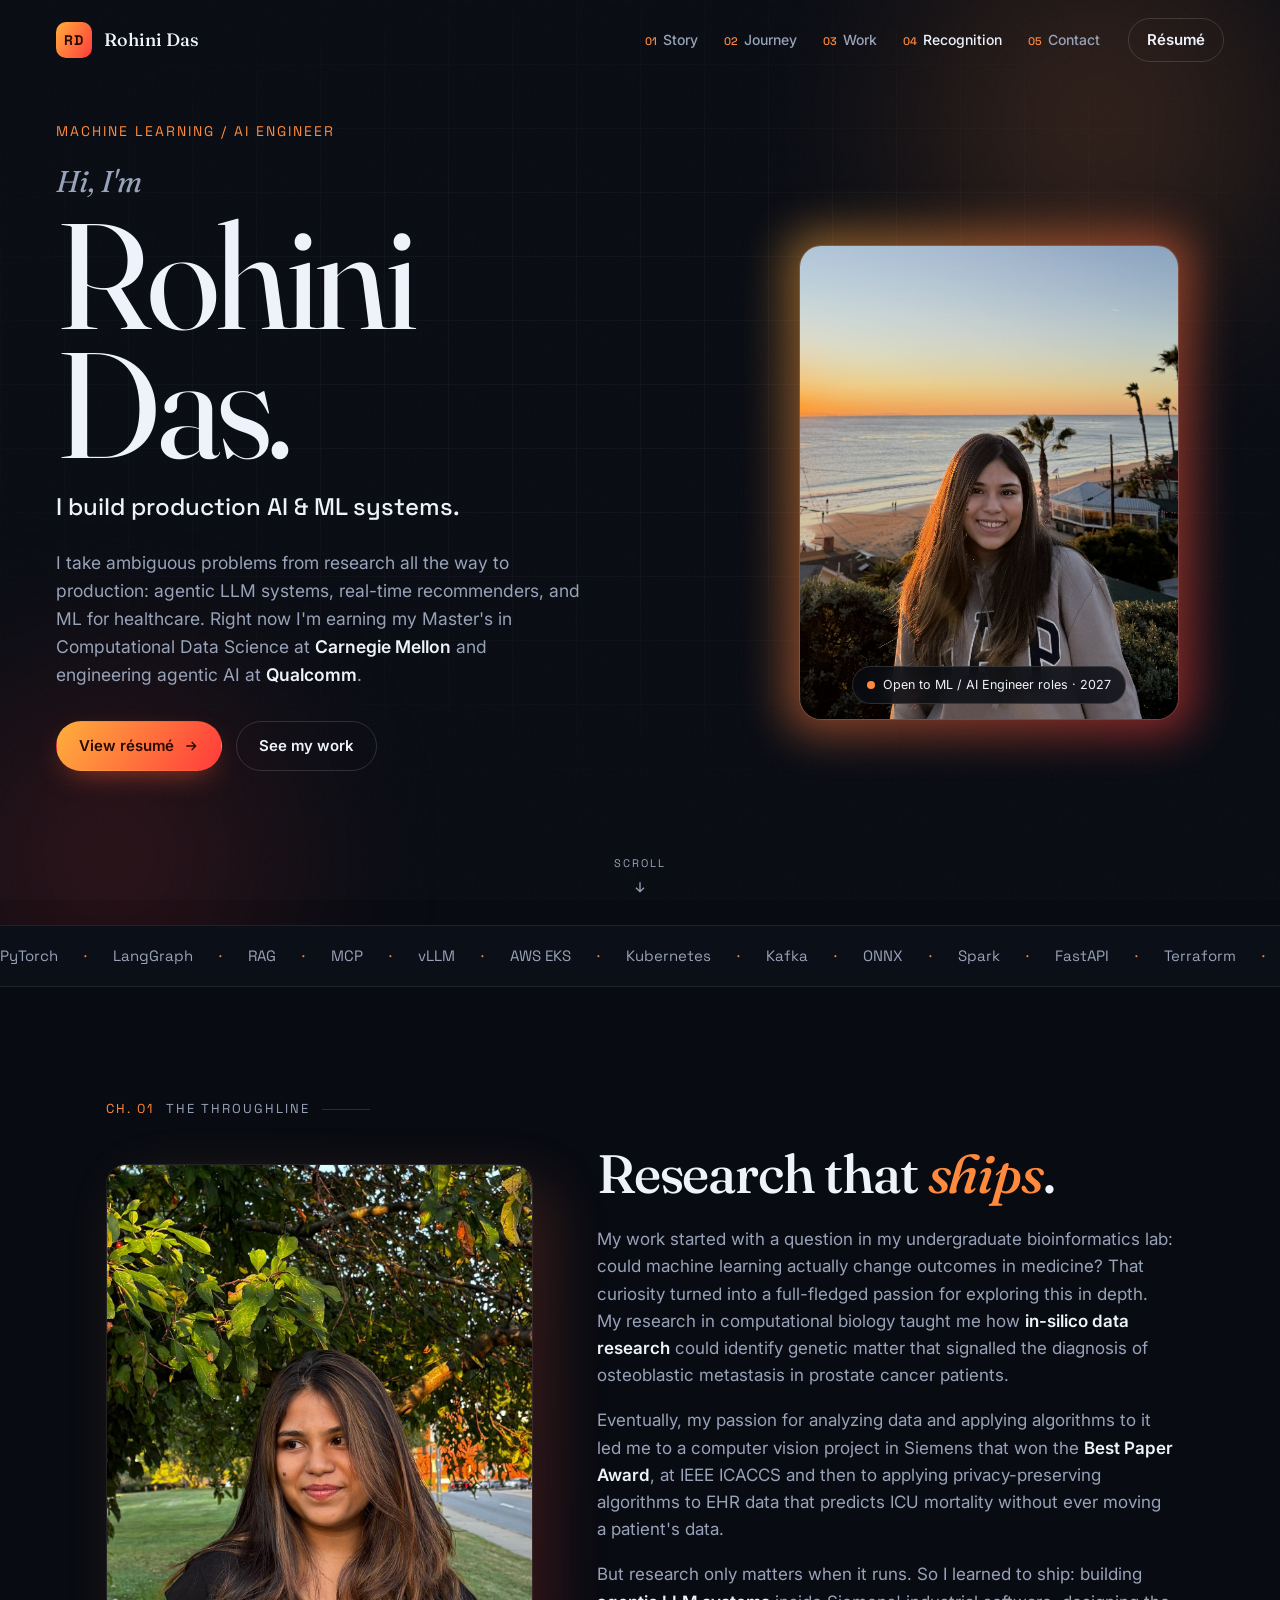
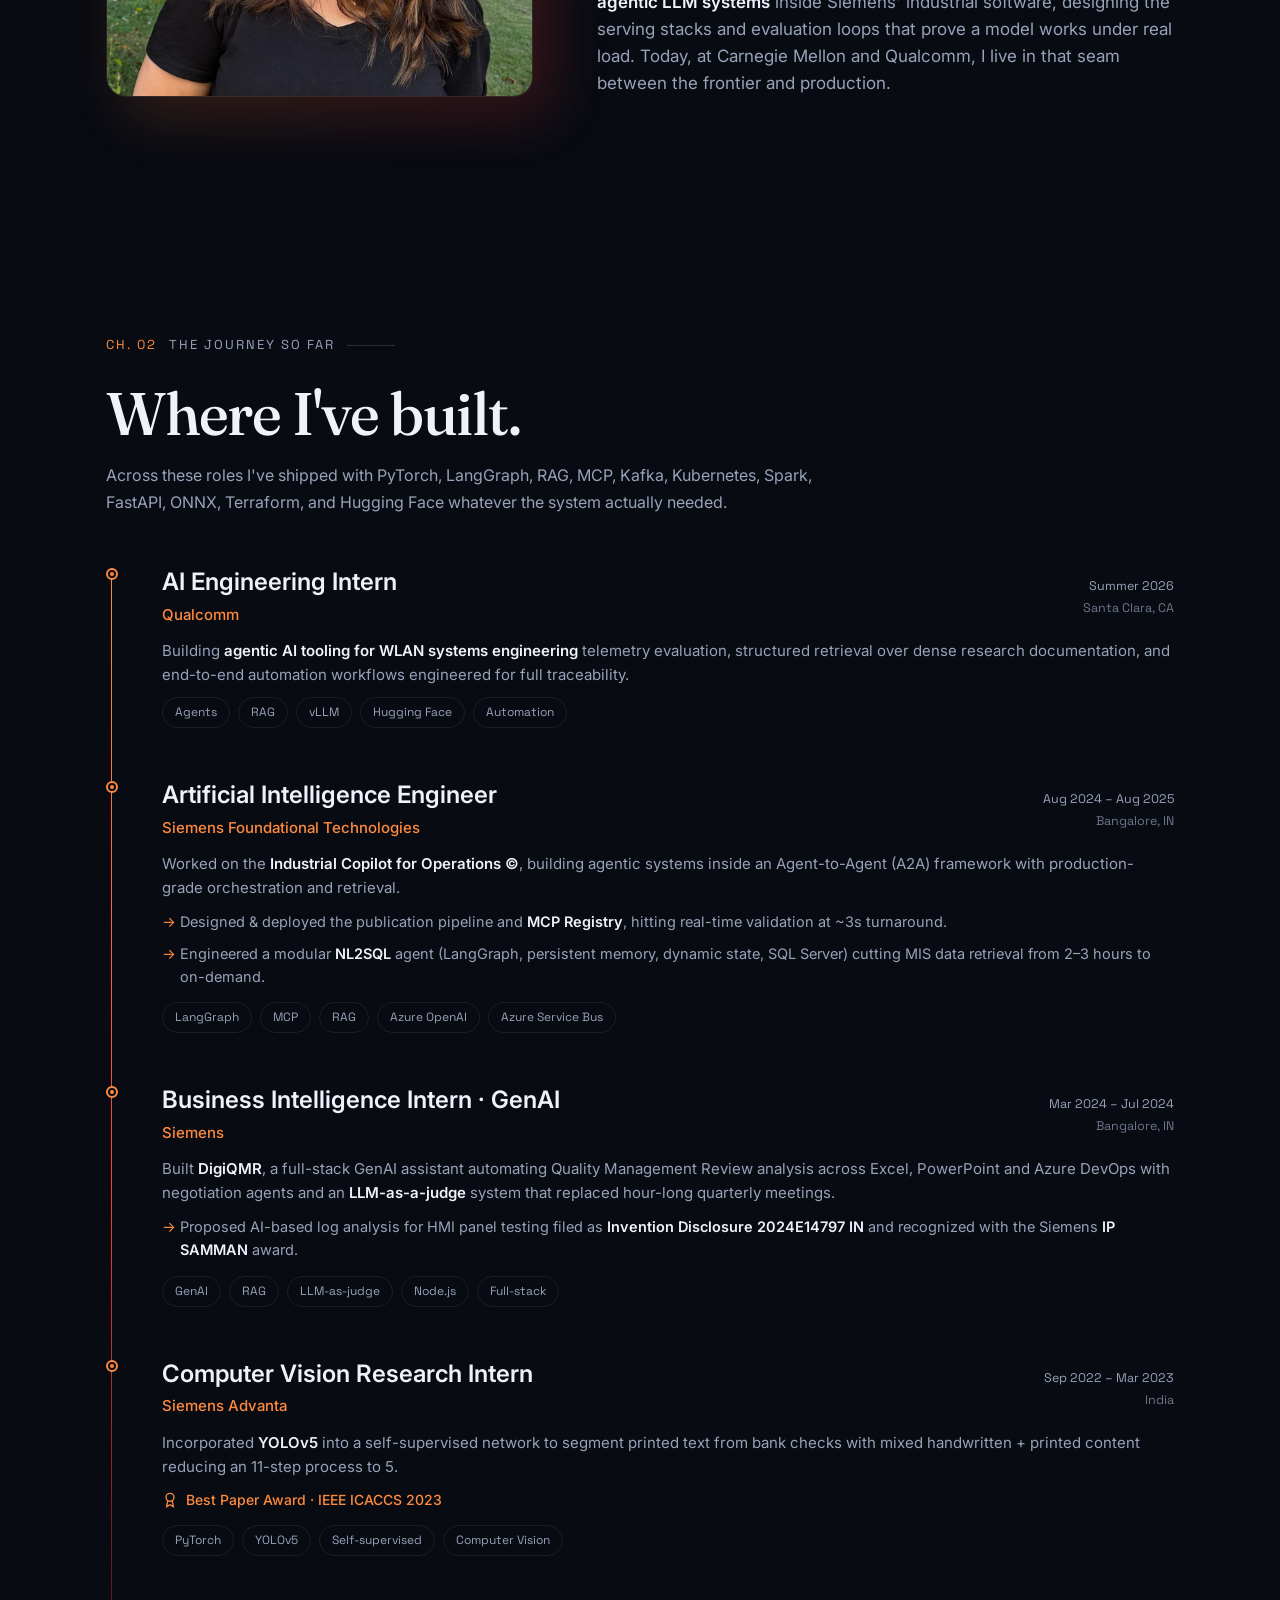
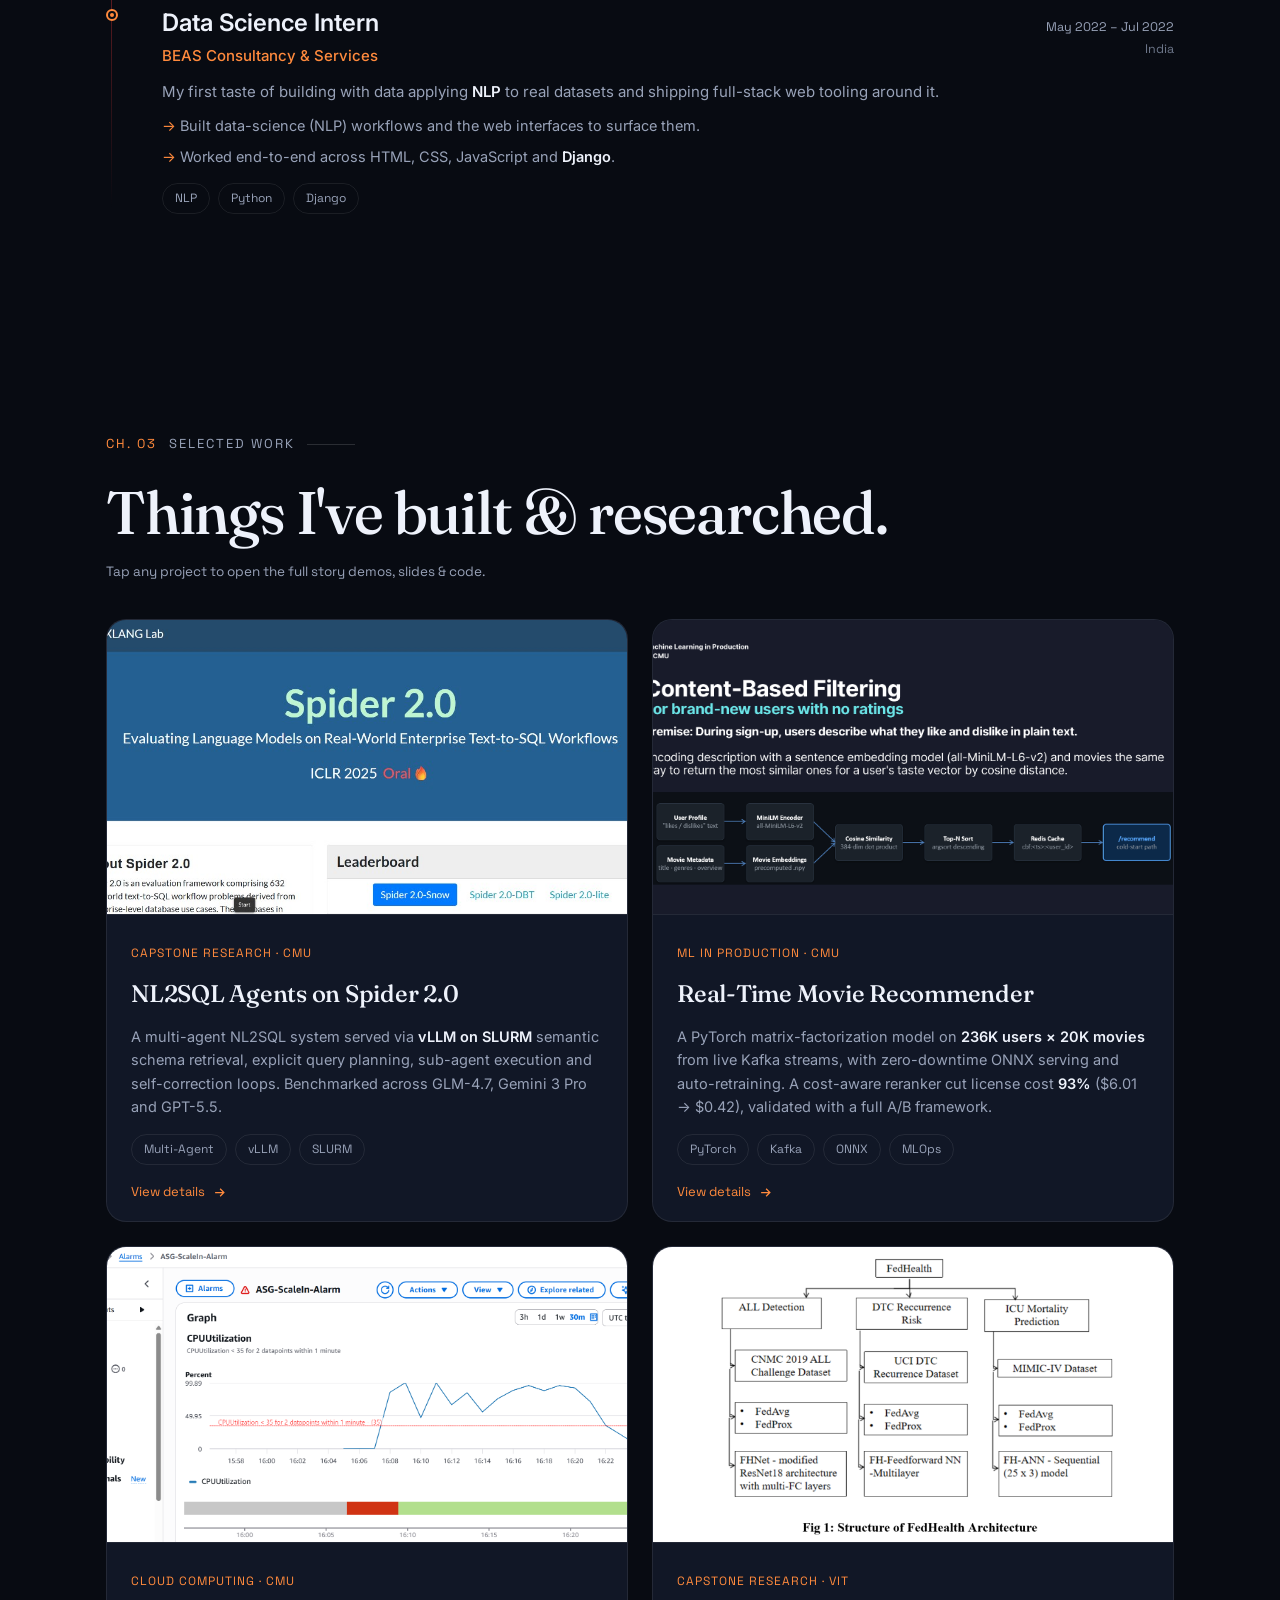
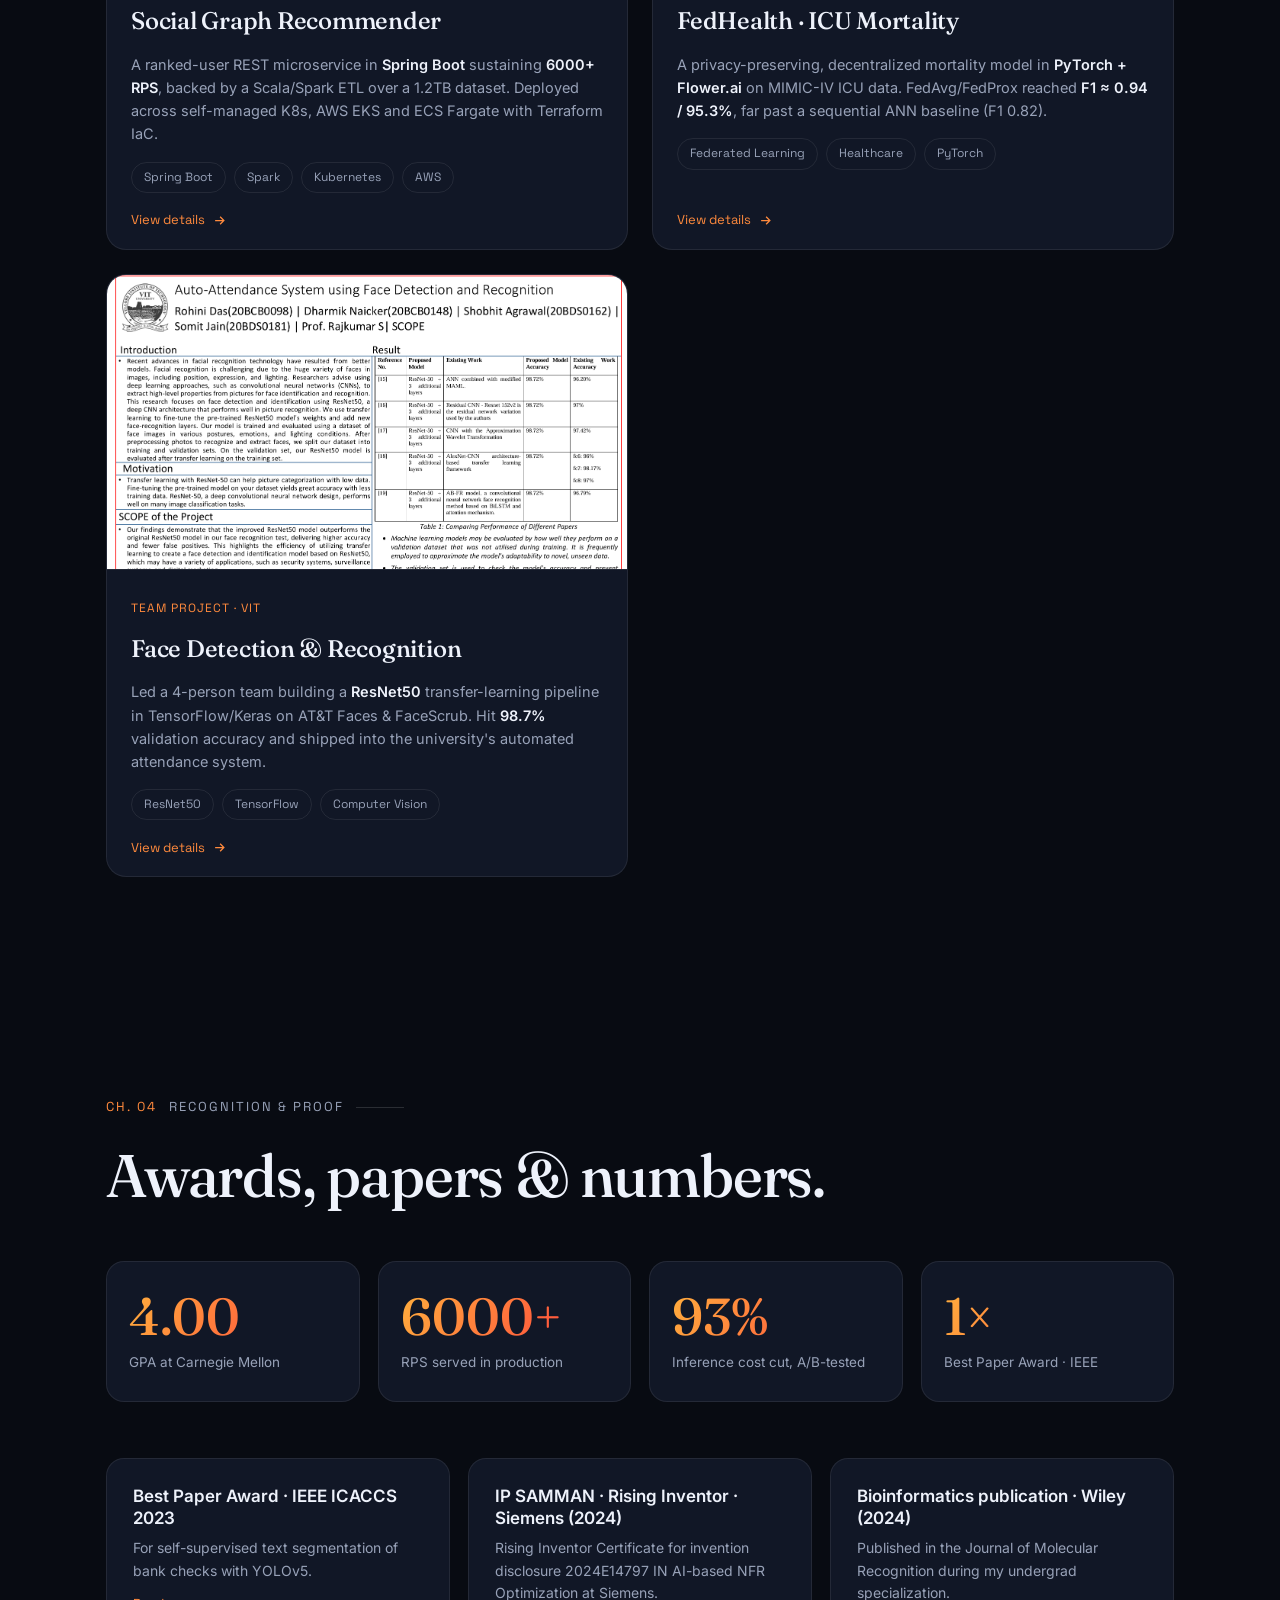
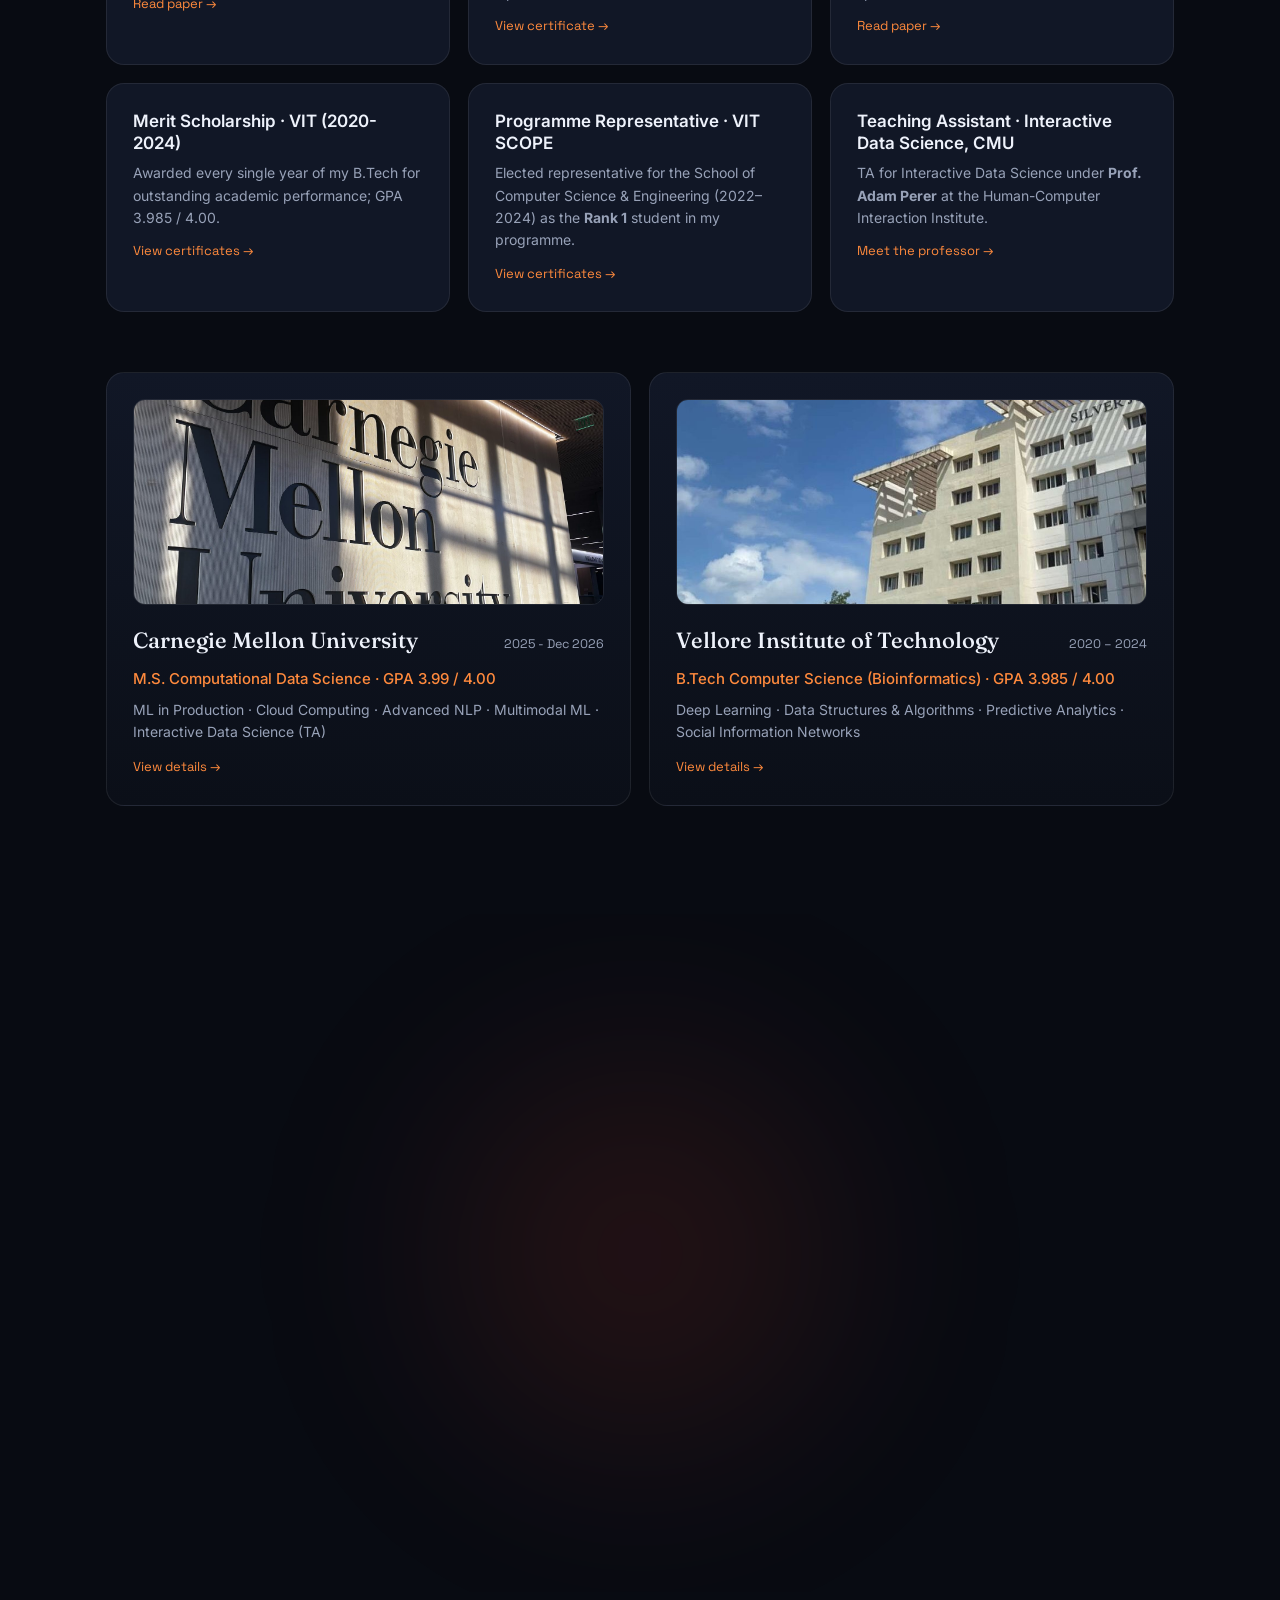
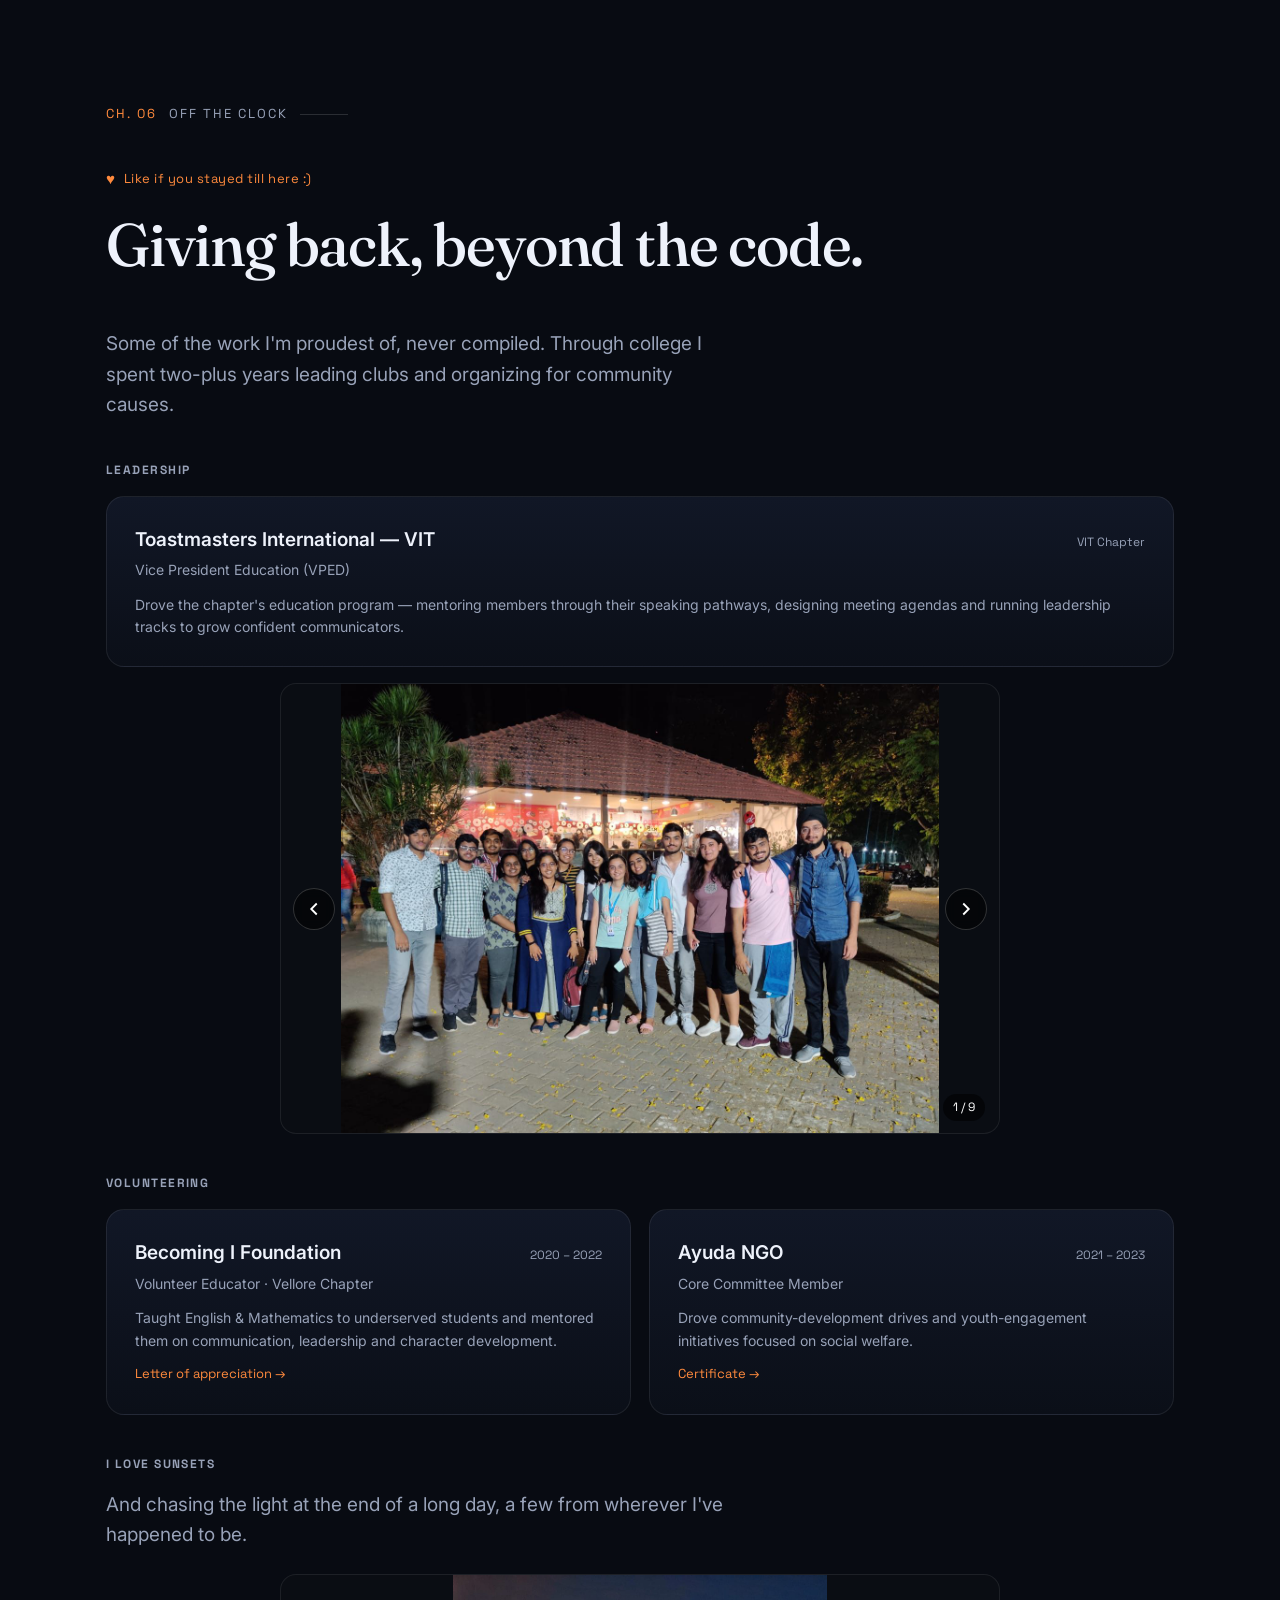
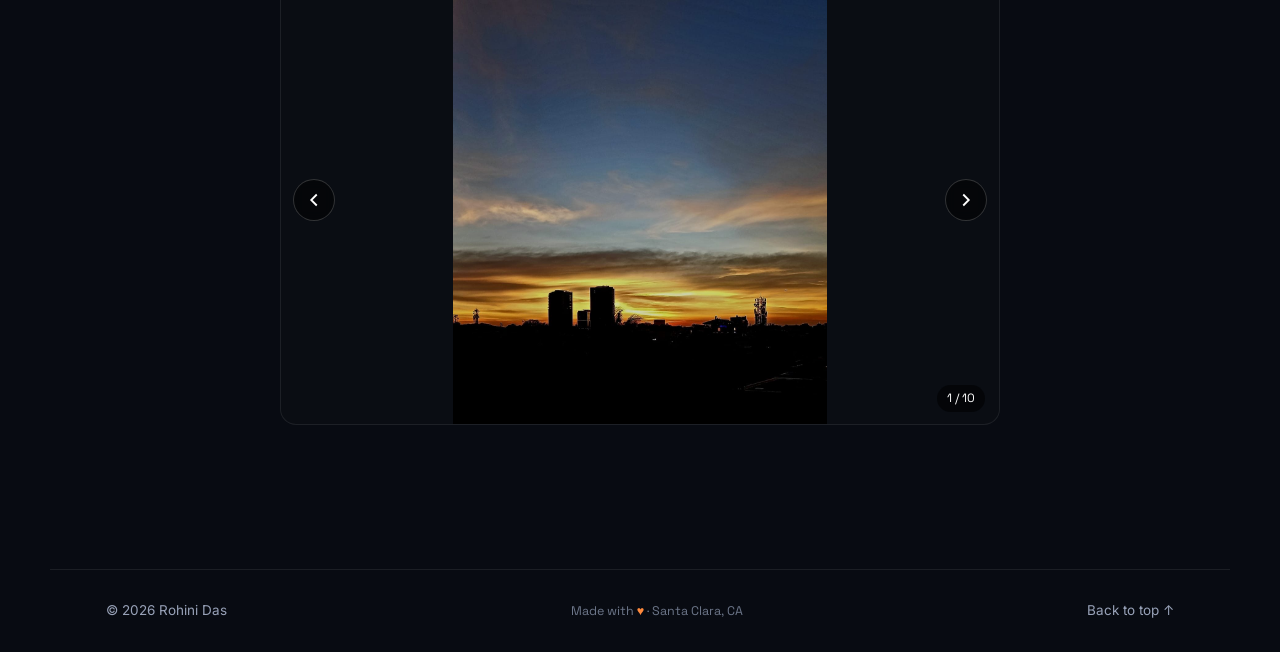
<file: site/index.html>
<!DOCTYPE html>
<html lang="en">
<head>
  <meta charset="UTF-8" />
  <meta name="viewport" content="width=device-width, initial-scale=1.0" />
  <title>Rohini's Portfolio</title>
  <meta name="description" content="Rohini Das  Machine Learning / AI Engineer. I take ambiguous problems from research all the way to production: agentic LLM systems, recommendation engines, and ML for healthcare. CMU Computational Data Science." />
  <meta name="author" content="Rohini Das" />

  <meta property="og:title" content="Rohini Das  ML / AI Engineer" />
  <meta property="og:description" content="I build production AI & ML systems  from federated learning for ICU patients to agentic LLM tooling." />
  <meta property="og:type" content="website" />

  <link rel="icon" href="assets/img/R.png" />
  <link rel="preconnect" href="https://fonts.googleapis.com" />
  <link rel="preconnect" href="https://fonts.gstatic.com" crossorigin />
  <link href="https://fonts.googleapis.com/css2?family=Fraunces:ital,opsz,wght@0,9..144,300..700;1,9..144,400..600&family=Inter:wght@400;500;600;700&family=Space+Grotesk:wght@400;500;600;700&display=swap" rel="stylesheet" />
  <link rel="stylesheet" href="styles.css?v=5" />
</head>
<body>
  <div class="grain" aria-hidden="true"></div>
  <div class="scroll-progress" id="scrollProgress" aria-hidden="true"></div>

  <!-- NAV -->
  <header class="nav" id="nav">
    <a href="#top" class="nav__brand">
      <span class="nav__mark">RD</span>
      <span class="nav__name">Rohini Das</span>
    </a>
    <nav class="nav__links" aria-label="Primary">
      <a href="#story"><span class="nav__num">01</span> Story</a>
      <a href="#journey"><span class="nav__num">02</span> Journey</a>
      <a href="#work"><span class="nav__num">03</span> Work</a>
      <a href="#recognition"><span class="nav__num">04</span> Recognition</a>
      <a href="#contact"><span class="nav__num">05</span> Contact</a>
    </nav>
    <a class="btn btn--ghost nav__resume" href="https://drive.google.com/file/d/1IWyeYtf_PGpJU4Zr8cxTu1IKsINzQMV4/view?usp=sharing" target="_blank" rel="noopener">Résumé</a>
    <button class="nav__toggle" id="navToggle" aria-label="Toggle menu" aria-expanded="false">
      <span></span><span></span>
    </button>
  </header>

  <!-- HERO -->
  <section class="hero" id="top">
    <div class="hero__bg" aria-hidden="true">
      <div class="orb orb--a"></div>
      <div class="orb orb--b"></div>
      <div class="grid-lines"></div>
    </div>
    <div class="hero__inner">
      <div class="hero__text">
        <p class="eyebrow reveal">Machine Learning / AI Engineer</p>
        <p class="hero__hi reveal">Hi, I'm</p>
        <h1 class="hero__name reveal">Rohini<br />Das.</h1>
        <p class="hero__tagline reveal">I build production AI &amp; ML systems.</p>
        <p class="hero__lede reveal">
          I take ambiguous problems from research all the way to production:
          agentic LLM systems, real-time recommenders, and ML for healthcare.
          Right now I'm earning my Master's in Computational Data Science at
          <strong>Carnegie Mellon</strong> and engineering agentic AI at
          <strong>Qualcomm</strong>.
        </p>
        <div class="hero__cta reveal">
          <a class="btn btn--solid" href="https://drive.google.com/file/d/1IWyeYtf_PGpJU4Zr8cxTu1IKsINzQMV4/view?usp=sharing" target="_blank" rel="noopener">
            View résumé
            <svg viewBox="0 0 24 24" width="16" height="16" fill="none" stroke="currentColor" stroke-width="2"><path d="M5 12h14M13 6l6 6-6 6"/></svg>
          </a>
          <a class="btn btn--line" href="#work">See my work</a>
        </div>
        <div class="hero__social reveal" aria-label="Social links">
          <a href="https://github.com/rohinidas18" target="_blank" rel="noopener" aria-label="GitHub">
            <svg viewBox="0 0 24 24" width="20" height="20" fill="currentColor"><path d="M12 .5C5.7.5.5 5.7.5 12c0 5.1 3.3 9.4 7.9 10.9.6.1.8-.2.8-.5v-2c-3.2.7-3.9-1.4-3.9-1.4-.5-1.3-1.3-1.7-1.3-1.7-1.1-.7.1-.7.1-.7 1.2.1 1.8 1.2 1.8 1.2 1 1.8 2.7 1.3 3.4 1 .1-.7.4-1.3.7-1.6-2.6-.3-5.3-1.3-5.3-5.7 0-1.3.5-2.3 1.2-3.1-.1-.3-.5-1.5.1-3.1 0 0 1-.3 3.3 1.2a11.5 11.5 0 0 1 6 0C17.3 4.9 18.3 5.2 18.3 5.2c.6 1.6.2 2.8.1 3.1.8.8 1.2 1.8 1.2 3.1 0 4.4-2.7 5.4-5.3 5.7.4.4.8 1.1.8 2.2v3.3c0 .3.2.6.8.5A11.5 11.5 0 0 0 23.5 12C23.5 5.7 18.3.5 12 .5z"/></svg>
          </a>
          <a href="https://www.linkedin.com/in/rohini-das098/" target="_blank" rel="noopener" aria-label="LinkedIn">
            <svg viewBox="0 0 24 24" width="20" height="20" fill="currentColor"><path d="M20.45 20.45h-3.56v-5.57c0-1.33-.02-3.04-1.85-3.04-1.85 0-2.14 1.45-2.14 2.94v5.67H9.35V9h3.42v1.56h.05c.48-.9 1.64-1.85 3.37-1.85 3.6 0 4.27 2.37 4.27 5.46v6.28zM5.34 7.43a2.07 2.07 0 1 1 0-4.14 2.07 2.07 0 0 1 0 4.14zM7.12 20.45H3.55V9h3.57v11.45zM22.22 0H1.77C.79 0 0 .77 0 1.73v20.54C0 23.23.79 24 1.77 24h20.45c.98 0 1.78-.77 1.78-1.73V1.73C24 .77 23.2 0 22.22 0z"/></svg>
          </a>
          <a href="mailto:rohinida@cs.cmu.edu" aria-label="Email">
            <svg viewBox="0 0 24 24" width="20" height="20" fill="none" stroke="currentColor" stroke-width="2"><rect x="3" y="5" width="18" height="14" rx="2"/><path d="m3 7 9 6 9-6"/></svg>
          </a>
        </div>
      </div>
      <div class="hero__portrait reveal">
        <div class="portrait__ring"></div>
        <img src="assets/img/lead.jpg" alt="Portrait of Rohini Das" />
        <div class="portrait__badge">
          <span class="dot"></span> Open to ML / AI Engineer roles · 2027
        </div>
      </div>
    </div>
    <a href="#story" class="hero__scroll" aria-label="Scroll down">
      <span>Scroll</span>
      <svg viewBox="0 0 24 24" width="16" height="16" fill="none" stroke="currentColor" stroke-width="2"><path d="M12 5v14M6 13l6 6 6-6"/></svg>
    </a>
  </section>

  <!-- MARQUEE -->
  <div class="marquee" aria-hidden="true">
    <div class="marquee__track">
      <span>PyTorch</span><span>·</span><span>LangGraph</span><span>·</span><span>RAG</span><span>·</span><span>MCP</span><span>·</span><span>vLLM</span><span>·</span><span>AWS EKS</span><span>·</span><span>Kubernetes</span><span>·</span><span>Kafka</span><span>·</span><span>ONNX</span><span>·</span><span>Spark</span><span>·</span><span>FastAPI</span><span>·</span><span>Terraform</span><span>·</span><span>Hugging Face</span><span>·</span>
      <span>PyTorch</span><span>·</span><span>LangGraph</span><span>·</span><span>RAG</span><span>·</span><span>MCP</span><span>·</span><span>vLLM</span><span>·</span><span>AWS EKS</span><span>·</span><span>Kubernetes</span><span>·</span><span>Kafka</span><span>·</span><span>ONNX</span><span>·</span><span>Spark</span><span>·</span><span>FastAPI</span><span>·</span><span>Terraform</span><span>·</span><span>Hugging Face</span><span>·</span>
    </div>
  </div>

  <!-- STORY -->
  <section class="section story" id="story">
    <div class="chapter reveal"><span>Ch. 01</span> The throughline</div>
    <div class="story__grid">
      <div class="story__media reveal">
        <img src="assets/img/roh.jpg" alt="Rohini Das" />
        <div class="story__media-glow"></div>
      </div>
      <div class="story__copy">
        <h2 class="reveal">Research that <em>ships</em>.</h2>
        <p class="reveal">
          My work started with a question in my undergraduate bioinformatics lab:
          could machine learning actually change outcomes in medicine? That
          curiosity turned into a full-fledged passion for exploring this in
          depth. My research in computational biology taught me how
          <strong>in-silico data research</strong> could identify genetic matter
          that signalled the diagnosis of osteoblastic metastasis in prostate
          cancer patients.
        </p>
        <p class="reveal">
          Eventually, my passion for analyzing data and applying algorithms to it
          led me to a computer vision project in Siemens that won the
          <strong>Best Paper Award</strong>, at IEEE ICACCS and then to applying
          privacy-preserving algorithms to EHR data that predicts ICU mortality
          without ever moving a patient's data.
        </p>
        <p class="reveal">
          But research only matters when it runs. So I learned to ship: building
          <strong>agentic LLM systems</strong> inside Siemens' industrial software,
          designing the serving stacks and evaluation loops that prove a model
          works under real load. Today, at Carnegie Mellon and Qualcomm, I live in
          that seam between the frontier and production.
        </p>
      </div>
    </div>
  </section>

  <!-- JOURNEY -->
  <section class="section journey" id="journey">
    <div class="chapter reveal"><span>Ch. 02</span> The journey so far</div>
    <h2 class="section__title reveal">Where I've built.</h2>
    <p class="section__lede reveal">Across these roles I've shipped with PyTorch, LangGraph, RAG, MCP, Kafka, Kubernetes, Spark, FastAPI, ONNX, Terraform, and Hugging Face  whatever the system actually needed.</p>
    <ol class="timeline">
      <li class="tl reveal">
        <div class="tl__dot"></div>
        <div class="tl__head">
          <div>
            <h3>AI Engineering Intern</h3>
            <a class="tl__org" href="https://www.qualcomm.com/" target="_blank" rel="noopener">Qualcomm</a>
          </div>
          <div class="tl__meta"><span class="tl__date">Summer 2026</span><span class="tl__loc">Santa Clara, CA</span></div>
        </div>
        <p>Building <strong>agentic AI tooling for WLAN systems engineering</strong>  telemetry evaluation, structured retrieval over dense research documentation, and end-to-end automation workflows engineered for full traceability.</p>
        <div class="tags"><span>Agents</span><span>RAG</span><span>vLLM</span><span>Hugging Face</span><span>Automation</span></div>
      </li>

      <li class="tl reveal">
        <div class="tl__dot"></div>
        <div class="tl__head">
          <div>
            <h3>Artificial Intelligence Engineer</h3>
            <a class="tl__org" href="https://www.siemens.com/global/en.html" target="_blank" rel="noopener">Siemens Foundational Technologies</a>
          </div>
          <div class="tl__meta"><span class="tl__date">Aug 2024 – Aug 2025</span><span class="tl__loc">Bangalore, IN</span></div>
        </div>
        <p>Worked on the <strong>Industrial Copilot for Operations ©</strong>, building agentic systems inside an Agent-to-Agent (A2A) framework with production-grade orchestration and retrieval.</p>
        <ul class="bullets">
          <li>Designed &amp; deployed the publication pipeline and <strong>MCP Registry</strong>, hitting real-time validation at ~3s turnaround.</li>
          <li>Engineered a modular <strong>NL2SQL</strong> agent (LangGraph, persistent memory, dynamic state, SQL Server)  cutting MIS data retrieval from 2–3 hours to on-demand.</li>
        </ul>
        <div class="tags"><span>LangGraph</span><span>MCP</span><span>RAG</span><span>Azure OpenAI</span><span>Azure Service Bus</span></div>
      </li>

      <li class="tl reveal">
        <div class="tl__dot"></div>
        <div class="tl__head">
          <div>
            <h3>Business Intelligence Intern · GenAI</h3>
            <a class="tl__org" href="https://www.siemens.com/in/en.html" target="_blank" rel="noopener">Siemens</a>
          </div>
          <div class="tl__meta"><span class="tl__date">Mar 2024 – Jul 2024</span><span class="tl__loc">Bangalore, IN</span></div>
        </div>
        <p>Built <strong>DigiQMR</strong>, a full-stack GenAI assistant automating Quality Management Review analysis across Excel, PowerPoint and Azure DevOps  with negotiation agents and an <strong>LLM-as-a-judge</strong> system that replaced hour-long quarterly meetings.</p>
        <ul class="bullets">
          <li>Proposed AI-based log analysis for HMI panel testing  filed as <strong>Invention Disclosure 2024E14797 IN</strong> and recognized with the Siemens <strong>IP SAMMAN</strong> award.</li>
        </ul>
        <div class="tags"><span>GenAI</span><span>RAG</span><span>LLM-as-judge</span><span>Node.js</span><span>Full-stack</span></div>
      </li>

      <li class="tl reveal">
        <div class="tl__dot"></div>
        <div class="tl__head">
          <div>
            <h3>Computer Vision Research Intern</h3>
            <a class="tl__org" href="https://www.siemens-advanta.com/" target="_blank" rel="noopener">Siemens Advanta</a>
          </div>
          <div class="tl__meta"><span class="tl__date">Sep 2022 – Mar 2023</span><span class="tl__loc">India</span></div>
        </div>
        <p>Incorporated <strong>YOLOv5</strong> into a self-supervised network to segment printed text from bank checks with mixed handwritten + printed content  reducing an 11-step process to 5.</p>
        <div class="tl__award">
          <svg viewBox="0 0 24 24" width="16" height="16" fill="none" stroke="currentColor" stroke-width="2"><circle cx="12" cy="8" r="6"/><path d="M8.5 13.5 7 22l5-3 5 3-1.5-8.5"/></svg>
          <a href="https://ieeexplore.ieee.org/abstract/document/10112687/" target="_blank" rel="noopener">Best Paper Award · IEEE ICACCS 2023</a>
        </div>
        <div class="tags"><span>PyTorch</span><span>YOLOv5</span><span>Self-supervised</span><span>Computer Vision</span></div>
      </li>

      <li class="tl reveal">
        <div class="tl__dot"></div>
        <div class="tl__head">
          <div>
            <h3>Data Science Intern</h3>
            <a class="tl__org" href="https://www.beas.co.in/" target="_blank" rel="noopener">BEAS Consultancy &amp; Services</a>
          </div>
          <div class="tl__meta"><span class="tl__date">May 2022 – Jul 2022</span><span class="tl__loc">India</span></div>
        </div>
        <p>My first taste of building with data  applying <strong>NLP</strong> to real datasets and shipping full-stack web tooling around it.</p>
        <ul class="bullets">
          <li>Built data-science (NLP) workflows and the web interfaces to surface them.</li>
          <li>Worked end-to-end across HTML, CSS, JavaScript and <strong>Django</strong>.</li>
        </ul>
        <div class="tags"><span>NLP</span><span>Python</span><span>Django</span></div>
      </li>
    </ol>
  </section>

  <!-- WORK -->
  <section class="section work" id="work">
    <div class="chapter reveal"><span>Ch. 03</span> Selected work</div>
    <h2 class="section__title reveal">Things I've built &amp; researched.</h2>
    <p class="work__hint reveal">Tap any project to open the full story  demos, slides &amp; code.</p>
    <div class="cards">
      <!-- ============ NL2SQL ============ -->
      <article class="card reveal" data-modal tabindex="0" role="button" aria-label="Open details for NL2SQL Agents on Spider 2.0">
        <div class="card__img"><img src="assets/projects/nl2sql.png" alt="NL2SQL on Spider 2.0" /></div>
        <div class="card__body">
          <span class="card__kicker">Capstone Research · CMU</span>
          <h3>NL2SQL Agents on Spider 2.0</h3>
          <p>A multi-agent NL2SQL system served via <strong>vLLM on SLURM</strong>  semantic schema retrieval, explicit query planning, sub-agent execution and self-correction loops. Benchmarked across GLM-4.7, Gemini 3 Pro and GPT-5.5.</p>
          <div class="tags"><span>Multi-Agent</span><span>vLLM</span><span>SLURM</span></div>
        </div>
        <span class="card__cta">View details <svg viewBox="0 0 24 24" width="15" height="15" fill="none" stroke="currentColor" stroke-width="2"><path d="M5 12h14M13 6l6 6-6 6"/></svg></span>
        <template class="card__detail">
          <span class="md__kicker">Capstone Research · CMU · Jan–Dec 2026</span>
          <h3 class="md__title">NL2SQL Agents on Spider 2.0</h3>
          <img class="md__banner" src="assets/projects/nl2sql.png" alt="NL2SQL on Spider 2.0" />
          <div class="md__text">
            <p>A multi-agent natural-language-to-SQL framework built to target the <strong>Spider 2.0 Snowflake</strong> benchmark. It pairs a context engine for enriched semantic schema retrieval with an agent that performs explicit query planning, sub-agent execution, SQL validation and self-correction loops.</p>
            <p>The system is served via <strong>vLLM on SLURM</strong> and evaluated across GLM-4.7-Flash-AWQ, Gemini 3 Pro and GPT-5.5.</p>
            <!-- EDIT: add a demo video or screenshots here, e.g.
                 <video class="md__video" controls preload="metadata"><source src="assets/media/your-clip.mp4" type="video/mp4"></video> -->
          </div>
          <div class="md__links">
            <a class="btn btn--solid" href="https://github.com/Sandeep5500/nl2sql-databao/tree/dev-rohini-g" target="_blank" rel="noopener">View repository</a>
          </div>
        </template>
      </article>

      <!-- ============ Movie Recommender ============ -->
      <article class="card reveal" data-modal tabindex="0" role="button" aria-label="Open details for Real-Time Movie Recommender">
        <div class="card__img"><img src="assets/projects/movie%20rec%20cover.png" alt="Real-Time Movie Recommendation Platform" /></div>
        <div class="card__body">
          <span class="card__kicker">ML in Production · CMU</span>
          <h3>Real-Time Movie Recommender</h3>
          <p>A PyTorch matrix-factorization model on <strong>236K users × 20K movies</strong> from live Kafka streams, with zero-downtime ONNX serving and auto-retraining. A cost-aware reranker cut license cost <strong>93%</strong> ($6.01 → $0.42), validated with a full A/B framework.</p>
          <div class="tags"><span>PyTorch</span><span>Kafka</span><span>ONNX</span><span>MLOps</span></div>
        </div>
        <span class="card__cta">View details <svg viewBox="0 0 24 24" width="15" height="15" fill="none" stroke="currentColor" stroke-width="2"><path d="M5 12h14M13 6l6 6-6 6"/></svg></span>
        <template class="card__detail">
          <span class="md__kicker">ML in Production · CMU · 2026</span>
          <h3 class="md__title">Real-Time Movie Recommender</h3>
          <video class="md__video" controls preload="metadata" poster="assets/projects/movie%20rec%20cover.png">
            <source src="assets/media/movie-rec-demo.mp4" type="video/mp4" />
            Your browser doesn't support embedded video.
          </video>
          <p class="md__caption">Final presentation  MLIP, Spring 2026.</p>
          <div class="md__text">
            <p>A PyTorch matrix-factorization model trained on <strong>236K users × 20K movies</strong> from live Kafka streams, shipped with zero-downtime Dockerized dual-instance <strong>ONNX serving</strong> and automated retraining via GitHub Actions, plus a hybrid cold-start fallback at ~7.6–10.4 req/s.</p>
            <p>The full stack includes offline (RMSE/MAE) and online (Watch Precision@20) evaluation and a Prometheus–Grafana dashboard tracking latency and drift. A cost-aware reranker cut recommendation license cost <strong>93%</strong> ($6.01 → $0.42), validated with a full A/B framework (Welch's t-test, Mann-Whitney U).</p>
          </div>
          <div class="md__gallery">
            <img src="assets/media/movie-rec-1.jpg" alt="The MLIP team" />
            <img src="assets/media/movie-rec-2.jpg" alt="The MLIP team" />
          </div>
          <p class="md__caption">The team behind it.</p>
        </template>
      </article>

      <!-- ============ Social Graph ============ -->
      <article class="card reveal" data-modal tabindex="0" role="button" aria-label="Open details for Social Graph Recommender">
        <div class="card__img"><img src="assets/projects/twitter-graph.png" alt="Twitter Social Graph Recommendation Service" /></div>
        <div class="card__body">
          <span class="card__kicker">Cloud Computing · CMU</span>
          <h3>Social Graph Recommender</h3>
          <p>A ranked-user REST microservice in <strong>Spring Boot</strong> sustaining <strong>6000+ RPS</strong>, backed by a Scala/Spark ETL over a 1.2TB dataset. Deployed across self-managed K8s, AWS EKS and ECS Fargate with Terraform IaC.</p>
          <div class="tags"><span>Spring Boot</span><span>Spark</span><span>Kubernetes</span><span>AWS</span></div>
        </div>
        <span class="card__cta">View details <svg viewBox="0 0 24 24" width="15" height="15" fill="none" stroke="currentColor" stroke-width="2"><path d="M5 12h14M13 6l6 6-6 6"/></svg></span>
        <template class="card__detail">
          <span class="md__kicker">Cloud Computing · CMU · Jan–May 2026</span>
          <h3 class="md__title">Social Graph Recommender</h3>
          <img class="md__banner" src="assets/projects/twitter-graph.png" alt="Social Graph Recommender" />
          <div class="md__text">
            <p>A ranked user-recommendation REST microservice in <strong>Java Spring Boot</strong> sustaining over <strong>6000 RPS</strong> at ~88% accuracy, backed by a multi-stage Scala/Spark ETL pipeline over a <strong>1.2TB</strong> Twitter dataset on GCP (interaction, hashtag Jaccard similarity, log keyword relevance).</p>
            <p>With sub-millisecond web-tier reads via tuned HikariCP / Tomcat / Apache HttpClient pooling, the service was deployed with load balancing across self-managed Kubernetes, AWS EKS and ECS Fargate (Terraform IaC, least-privilege security groups, AWS RDS MySQL)  automated end-to-end via GitHub Actions, Docker and AWS ECR.</p>
            <!-- EDIT: add architecture diagrams or screenshots here -->
          </div>
        </template>
      </article>

      <!-- ============ FedHealth ============ -->
      <article class="card reveal" data-modal tabindex="0" role="button" aria-label="Open details for FedHealth">
        <div class="card__img"><img src="assets/projects/ICU.png" alt="FedHealth ICU Mortality Prediction" /></div>
        <div class="card__body">
          <span class="card__kicker">Capstone Research · VIT</span>
          <h3>FedHealth · ICU Mortality</h3>
          <p>A privacy-preserving, decentralized mortality model in <strong>PyTorch + Flower.ai</strong> on MIMIC-IV ICU data. FedAvg/FedProx reached <strong>F1 ≈ 0.94 / 95.3%</strong>, far past a sequential ANN baseline (F1 0.82).</p>
          <div class="tags"><span>Federated Learning</span><span>Healthcare</span><span>PyTorch</span></div>
        </div>
        <span class="card__cta">View details <svg viewBox="0 0 24 24" width="15" height="15" fill="none" stroke="currentColor" stroke-width="2"><path d="M5 12h14M13 6l6 6-6 6"/></svg></span>
        <template class="card__detail">
          <span class="md__kicker">Capstone Research · VIT · 2024</span>
          <h3 class="md__title">FedHealth · Collaborative ML for ICU Mortality</h3>
          <img class="md__banner" src="assets/projects/ICU.png" alt="FedHealth architecture" />
          <div class="md__text">
            <p>A privacy-preserving, decentralized mortality-prediction model using <strong>PyTorch</strong> and <strong>Flower.ai</strong> on ICU-EHR data from the <strong>MIMIC-IV</strong> database  profiling patients at high risk of mortality from medical history of Prostate Cancer, comorbidities and medication, without ever exchanging raw data.</p>
            <p>Applied <strong>FedAvg</strong> and <strong>FedProx</strong> federated algorithms to reach an <strong>F1 ≈ 0.94 and 95.3% accuracy</strong>, significantly outperforming a sequential ANN baseline (F1 0.82).</p>
          </div>
          <p class="md__caption">Paper preview</p>
          <iframe class="md__pdf" src="assets/media/fedhealth-paper.pdf" title="FedHealth paper preview"></iframe>
          <p class="md__caption">Project slides</p>
          <iframe class="md__pdf" src="assets/media/fedhealth-slides.pdf" title="ICU Mortality Prediction slides"></iframe>
          <div class="md__links">
            <a class="btn btn--line" href="assets/media/fedhealth-paper.pdf" target="_blank" rel="noopener">Open paper</a>
            <a class="btn btn--line" href="assets/media/fedhealth-slides.pdf" target="_blank" rel="noopener">Open slides</a>
          </div>
        </template>
      </article>

      <!-- ============ Face Detection ============ -->
      <article class="card reveal" data-modal tabindex="0" role="button" aria-label="Open details for Face Detection and Recognition">
        <div class="card__img"><img src="assets/projects/Face%20Detection.png" alt="Automated Face Detection & Recognition" /></div>
        <div class="card__body">
          <span class="card__kicker">Team Project · VIT</span>
          <h3>Face Detection &amp; Recognition</h3>
          <p>Led a 4-person team building a <strong>ResNet50</strong> transfer-learning pipeline in TensorFlow/Keras on AT&amp;T Faces &amp; FaceScrub. Hit <strong>98.7%</strong> validation accuracy and shipped into the university's automated attendance system.</p>
          <div class="tags"><span>ResNet50</span><span>TensorFlow</span><span>Computer Vision</span></div>
        </div>
        <span class="card__cta">View details <svg viewBox="0 0 24 24" width="15" height="15" fill="none" stroke="currentColor" stroke-width="2"><path d="M5 12h14M13 6l6 6-6 6"/></svg></span>
        <template class="card__detail">
          <span class="md__kicker">Team Project · VIT · 2023</span>
          <h3 class="md__title">Automated Face Detection &amp; Recognition</h3>
          <img class="md__banner" src="assets/projects/Face%20Detection.png" alt="Face Detection and Recognition" />
          <div class="md__text">
            <p>A face detection and recognition pipeline built on the <strong>ResNet50</strong> architecture with transfer learning, fine-tuned in Keras/TensorFlow on the <strong>AT&amp;T Faces</strong> and <strong>FaceScrub</strong> datasets.</p>
            <p>Through systematic hyperparameter tuning during segmentation, the fine-tuned model reached <strong>98.7% validation accuracy</strong>  surpassing the baseline ResNet50  and was integrated into an automated attendance framework. Built with a 4-person team for the TARP course at VIT.</p>
          </div>
          <p class="md__caption">Project paper</p>
          <iframe class="md__pdf" src="assets/media/face%20recognition.pdf" title="Face Detection and Recognition paper"></iframe>
          <div class="md__links">
            <a class="btn btn--solid" href="https://github.com/rohinidas18/face-recognition" target="_blank" rel="noopener">View repository</a>
            <a class="btn btn--line" href="assets/media/face%20recognition.pdf" target="_blank" rel="noopener">Open paper</a>
          </div>
        </template>
      </article>
    </div>
  </section>

  <!-- PROJECT MODAL -->
  <div class="modal" id="modal" hidden>
    <div class="modal__backdrop" data-close></div>
    <div class="modal__panel" role="dialog" aria-modal="true" aria-label="Project details">
      <button class="modal__close" id="modalClose" aria-label="Close">
        <svg viewBox="0 0 24 24" width="20" height="20" fill="none" stroke="currentColor" stroke-width="2"><path d="M18 6 6 18M6 6l12 12"/></svg>
      </button>
      <div class="modal__body" id="modalBody"></div>
    </div>
  </div>

  <!-- RECOGNITION -->
  <section class="section recognition" id="recognition">
    <div class="chapter reveal"><span>Ch. 04</span> Recognition &amp; proof</div>
    <h2 class="section__title reveal">Awards, papers &amp; numbers.</h2>

    <div class="stats reveal">
      <div class="stat"><span class="stat__num" data-target="4.0" data-decimals="2">0</span><span class="stat__label">GPA at Carnegie Mellon</span></div>
      <div class="stat"><span class="stat__num" data-target="6000" data-suffix="+">0</span><span class="stat__label">RPS served in production</span></div>
      <div class="stat"><span class="stat__num" data-target="93" data-suffix="%">0</span><span class="stat__label">Inference cost cut, A/B-tested</span></div>
      <div class="stat"><span class="stat__num" data-target="1" data-suffix="×">0</span><span class="stat__label">Best Paper Award · IEEE</span></div>
    </div>

    <div class="awards">
      <a class="award reveal" href="https://ieeexplore.ieee.org/abstract/document/10112687/" target="_blank" rel="noopener">
        <h3>Best Paper Award · IEEE ICACCS 2023</h3>
        <p>For self-supervised text segmentation of bank checks with YOLOv5.</p>
        <span class="award__go">Read paper →</span>
      </a>
      <a class="award reveal" href="assets/media/ip-samman.pdf" target="_blank" rel="noopener">
        <h3>IP SAMMAN · Rising Inventor · Siemens (2024)</h3>
        <p>Rising Inventor Certificate for invention disclosure 2024E14797 IN  AI-based NFR Optimization at Siemens.</p>
        <span class="award__go">View certificate →</span>
      </a>
      <a class="award reveal" href="https://onlinelibrary.wiley.com/doi/abs/10.1002/jmr.3042" target="_blank" rel="noopener">
        <h3>Bioinformatics publication · Wiley (2024)</h3>
        <p>Published in the Journal of Molecular Recognition during my undergrad specialization.</p>
        <span class="award__go">Read paper →</span>
      </a>
      <a class="award reveal" href="assets/media/merit-scholarships.pdf" target="_blank" rel="noopener">
        <h3>Merit Scholarship · VIT (2020-2024)</h3>
        <p>Awarded every single year of my B.Tech for outstanding academic performance; GPA 3.985 / 4.00.</p>
        <span class="award__go">View certificates →</span>
      </a>
      <a class="award reveal" href="assets/media/pr-merged.pdf" target="_blank" rel="noopener">
        <h3>Programme Representative · VIT SCOPE</h3>
        <p>Elected representative for the School of Computer Science &amp; Engineering (2022–2024) as the <strong>Rank&nbsp;1</strong> student in my programme.</p>
        <span class="award__go">View certificates →</span>
      </a>
      <a class="award reveal" href="https://hcii.cmu.edu/people/adam-perer" target="_blank" rel="noopener">
        <h3>Teaching Assistant · Interactive Data Science, CMU</h3>
        <p>TA for Interactive Data Science under <strong>Prof. Adam Perer</strong> at the Human-Computer Interaction Institute.</p>
        <span class="award__go">Meet the professor →</span>
      </a>
    </div>

    <!-- EDUCATION -->
    <div class="edu">
      <div class="edu__item edu__item--banner reveal" data-modal tabindex="0" role="button" aria-label="Open details for Carnegie Mellon University">
        <img class="edu__banner" loading="lazy" src="assets/img/cmu-banner.jpg" alt="Carnegie Mellon University campus" />
        <div class="edu__row">
          <h3>Carnegie Mellon University</h3>
          <span class="edu__date">2025 - Dec 2026</span>
        </div>
        <p class="edu__deg">M.S. Computational Data Science · GPA 3.99 / 4.00</p>
        <p class="edu__note">ML in Production · Cloud Computing · Advanced NLP · Multimodal ML · Interactive Data Science (TA)</p>
        <span class="award__go">View details →</span>
        <template class="card__detail">
          <span class="md__kicker">Pittsburgh, PA · 2025 - Dec 2026</span>
          <h3 class="md__title">Carnegie Mellon University</h3>
          <img class="md__banner" src="assets/img/cmu-banner.jpg" alt="Carnegie Mellon University campus" />
          <div class="md__tabs" role="tablist">
            <button type="button" class="md__tab is-active" data-tab="cmu-overview">Overview</button>
            <button type="button" class="md__tab" data-tab="cmu-learning">Learning</button>
            <button type="button" class="md__tab" data-tab="cmu-photos">Photos</button>
          </div>

          <div class="md__panel is-active" data-panel="cmu-overview">
            <div class="md__text">
              <p><strong>M.S. in Computational Data Science</strong> at the School of Computer Science  GPA <strong>3.99 / 4.00</strong> (Aug 2025 – Dec 2026).</p>
              <p>MCDS sits at the intersection of machine learning, large-scale systems and human-centered data science. Beyond coursework, I serve as a <strong>Teaching Assistant for Interactive Data Science</strong> under <a href="https://hcii.cmu.edu/people/adam-perer" target="_blank" rel="noopener">Prof. Adam Perer</a> at the Human-Computer Interaction Institute.</p>
            </div>
          </div>

          <div class="md__panel" data-panel="cmu-learning">
            <p class="md__caption">Semester 1 · Fall 2025</p>
            <div class="course">
              <h4>10-601 · Introduction to Machine Learning</h4>
              <ol>
                <li><strong>Built classical models from scratch</strong>  decision trees, k-NN, and the perceptron  and worked through model selection, bias–variance tradeoffs, and what actually breaks when you train on the wrong split.</li>
                <li><strong>Derived and implemented optimization by hand</strong>  linear and logistic regression, including gradient updates for weights and bias  then shipped a sentiment classifier over restaurant reviews with GloVe embeddings and careful feature engineering.</li>
                <li><strong>Implemented neural networks end-to-end</strong>  forward pass, backpropagation, and an image classifier  without leaning on high-level frameworks for the core math.</li>
                <li><strong>Studied generalization rigorously</strong>  PAC learning, MLE/MAP, VC dimension, and fairness metrics  connecting theory to when a model is actually trustworthy in deployment.</li>
                <li><strong>Built sequence models with attention</strong>  RNNs and attention for language modeling  then trained an Advantage Actor–Critic agent in PyTorch to play Atari Pong, end to end.</li>
              </ol>
            </div>
            <div class="course">
              <h4>Foundations of Computational Data Science</h4>
              <ol>
                <li><strong>Framed ambiguous problems as data-science questions</strong>  domain analysis, problem representation, and turning a messy real-world question into something you can measure.</li>
                <li><strong>Engineered and explored features systematically</strong>  from raw tabular fields to representations that respect model assumptions, plus t-SNE and PCA when linear projections weren't enough.</li>
                <li><strong>Versioned data and code like production</strong>  DVC + Git + AWS S3  so experiments, datasets, and model checkpoints stay reproducible and rollback-friendly.</li>
                <li><strong>Reasoned under uncertainty with statistics</strong>  sampling, confidence intervals, hypothesis testing, and the law of small numbers  before trusting a metric on sparse data.</li>
                <li><strong>Closed the loop on a full EDA project</strong>  climate and global food-production datasets  building publication-quality visualizations (matplotlib, seaborn, plotly) and defending what the data does and doesn't show.</li>
              </ol>
            </div>
            <div class="course">
              <h4>Interactive Data Science</h4>
              <ol>
                <li><strong>Cleaned and explored messy real datasets in notebooks</strong>  imputation, typo correction, dtype validation  documenting every transformation so analysis stays auditable.</li>
                <li><strong>Built explanatory and exploratory visualizations</strong>  from Pokémon stats to Pittsburgh bike-share equity  learning when a chart persuades vs. when it misleads.</li>
                <li><strong>Ran a team data debate end-to-end</strong>  argued both sides of “Is POGOH equitable?” with zipcode-level ridership aggregates, station coverage, and collaborative visualization.</li>
                <li><strong>Practiced responsible AI workflows</strong>  red-teaming LLM outputs against source papers, writing model datasheets, and studying how human–AI collaboration changes exploratory analysis.</li>
                <li><strong>Now TA this course</strong> under <a href="https://hcii.cmu.edu/people/adam-perer" target="_blank" rel="noopener">Prof. Adam Perer</a>  grading interactive projects, office hours, and helping students ship human-centered analytics.</li>
              </ol>
            </div>
            <div class="course">
              <h4>Data Science Seminar</h4>
              <ol>
                <li><strong>Led structured paper dissections</strong>  Archaeologist, Critic, and related reading-group roles  on frontier CV/NLP work (e.g., unsupervised vision-language parsing, NLG fairness).</li>
                <li><strong>Co-authored an ACL-format literature review</strong> on <em>Incorporating Graphs with Vision Language Models</em>  comparing SGVL, VLParse, GraphAdapter, and UKnow across methodology, datasets, and where structure actually helps.</li>
                <li><strong>Red-teamed ChatGPT on a Theory-of-Mind paper</strong>  catching hallucinated statistics and documenting corrected outputs  building intuition for eval harnesses I now use in production agent work.</li>
                <li><strong>Communicated technical work to a broad audience</strong>  science-communication video on how external information shapes LLM cognition  practicing the “make the math legible” muscle hiring managers care about.</li>
              </ol>
            </div>
            <p class="md__caption">Semester 2 · Spring 2026</p>
            <div class="course">
              <h4>15-619 · Cloud Computing</h4>
              <ol>
                <li><strong>Chose Spring Boot over Flask for the Twitter web tier</strong> after benchmarking latency under load  then containerized and deployed on Kubernetes (kOps, Helm, Terraform) with reproducible infra scripts.</li>
                <li><strong>Built REST microservices with auth, load balancing, and HPA</strong>  learned the hard way that scaling pods without scaling the DB tier kills throughput, and tuned resource limits and connection pooling accordingly.</li>
                <li><strong>Ran large-scale ETL on 1.2&nbsp;TB of Twitter data</strong>  Scala + Spark on GCP Dataproc  with projection, caching (<code>.persist()</code>), Parquet output, and TDD on the filtering pipeline (JUnit + Maven).</li>
                <li><strong>Loaded a 17&nbsp;GB MySQL schema</strong> tuned for query-time serving  snapshot backups, schema design for contact/reply/hashtag lookups  targeting thousands of RPS in later phases.</li>
                <li><strong>Carried this into my Social Graph Recommender</strong>  the same instincts for horizontal scale, cost-aware cluster sizing, and observability under real traffic.</li>
              </ol>
            </div>
            <div class="course">
              <h4>Machine Learning in Production</h4>
              <ol>
                <li><strong>Owned the CF model and serving path</strong> for our streaming recommender  PyTorch matrix factorization trained on 400k+ ratings, exported to <strong>ONNX</strong>, served via <strong>FastAPI</strong> under a 600&nbsp;ms SLA with popular-movie fallback.</li>
                <li><strong>Solved cold start with a hybrid stack</strong>  GPT-4o-mini on self-described likes/dislikes for new users, CF for everyone else  and measured the latency/cost tradeoff (sub-20&nbsp;ms vs. seconds per LLM call).</li>
                <li><strong>Built the data pipeline from Kafka → MySQL → training</strong>  schema validation, fuzzy log sanitization, drift metrics on demographics/genres/ratings, and pytest coverage gates in CI.</li>
                <li><strong>Evaluated offline and online</strong>  RMSE/MAE on held-out interactions plus Watch Precision@20 from production telemetry  alongside license-cost and LLM spend tracking.</li>
                <li><strong>Shipped like a real ML platform</strong>  Docker Compose, NGINX + Consul, Prometheus/Grafana, weekly GitHub Actions retraining, Redis precomputed caches, rolling deploys, A/B tests, and full prediction provenance  the capstone became my Real-Time Movie Recommender.</li>
              </ol>
            </div>
          </div>

          <div class="md__panel" data-panel="cmu-photos">
            <div class="carousel" data-carousel tabindex="0" aria-label="CMU photo gallery">
              <div class="carousel__viewport">
                <figure class="carousel__slide is-active"><img loading="lazy" src="assets/img/cmu-01.jpg" alt="CMU" /></figure>
                <figure class="carousel__slide"><img loading="lazy" src="assets/img/cmu-02.jpg" alt="CMU" /></figure>
                <figure class="carousel__slide"><img loading="lazy" src="assets/img/cmu-03.jpg" alt="CMU" /></figure>
                <figure class="carousel__slide"><img loading="lazy" src="assets/img/cmu-04.jpg" alt="CMU" /></figure>
                <figure class="carousel__slide"><img loading="lazy" src="assets/img/cmu-06.jpg" alt="CMU" /></figure>
                <figure class="carousel__slide"><img loading="lazy" src="assets/img/cmu-07.jpg" alt="CMU" /></figure>
                <figure class="carousel__slide"><img loading="lazy" src="assets/img/cmu-09.jpg" alt="CMU" /></figure>
                <figure class="carousel__slide"><img loading="lazy" src="assets/img/cmu-10.jpg" alt="CMU" /></figure>
                <figure class="carousel__slide"><img loading="lazy" src="assets/img/cmu-11.jpg" alt="CMU" /></figure>
                <figure class="carousel__slide"><img loading="lazy" src="assets/img/cmu-12.jpg" alt="CMU" /></figure>
                <figure class="carousel__slide"><img loading="lazy" src="assets/img/cmu-13.jpg" alt="CMU" /></figure>
              </div>
              <button type="button" class="carousel__btn carousel__btn--prev" aria-label="Previous photo">
                <svg viewBox="0 0 24 24" width="22" height="22" fill="none" stroke="currentColor" stroke-width="2"><path d="M15 18l-6-6 6-6"/></svg>
              </button>
              <button type="button" class="carousel__btn carousel__btn--next" aria-label="Next photo">
                <svg viewBox="0 0 24 24" width="22" height="22" fill="none" stroke="currentColor" stroke-width="2"><path d="M9 6l6 6-6 6"/></svg>
              </button>
              <div class="carousel__counter"><span class="carousel__current">1</span> / 12</div>
            </div>
          </div>
        </template>
      </div>
      <div class="edu__item edu__item--banner reveal" data-modal tabindex="0" role="button" aria-label="Open details for Vellore Institute of Technology">
        <img class="edu__banner" loading="lazy" src="assets/img/vit-banner.jpg" alt="Vellore Institute of Technology campus" />
        <div class="edu__row">
          <h3>Vellore Institute of Technology</h3>
          <span class="edu__date">2020 – 2024</span>
        </div>
        <p class="edu__deg">B.Tech Computer Science (Bioinformatics) · GPA 3.985 / 4.00</p>
        <p class="edu__note">Deep Learning · Data Structures &amp; Algorithms · Predictive Analytics · Social Information Networks</p>
        <span class="award__go">View details →</span>
        <template class="card__detail">
          <span class="md__kicker">Vellore, India · 2020 – 2024</span>
          <h3 class="md__title">Vellore Institute of Technology</h3>
          <img class="md__banner" src="assets/img/vit-banner.jpg" alt="Vellore Institute of Technology campus" />
          <div class="md__tabs" role="tablist">
            <button type="button" class="md__tab is-active" data-tab="vit-overview">Overview</button>
            <button type="button" class="md__tab" data-tab="vit-photos">Photos</button>
          </div>
          <div class="md__panel is-active" data-panel="vit-overview">
            <div class="md__text">
              <p><strong>B.Tech in Computer Science &amp; Engineering (Bioinformatics specialization)</strong> — GPA <strong>3.985 / 4.00</strong>.</p>
              <p>Awarded the <strong>Merit Scholarship every year</strong> of the degree and served as the Rank&nbsp;1 <strong>Programme Representative</strong> for the School of Computer Science &amp; Engineering. Coursework included Deep Learning, Data Structures &amp; Algorithms, Predictive Analytics and Social Information Networks.</p>
            </div>
          </div>
          <div class="md__panel" data-panel="vit-photos">
            <div class="carousel" data-carousel tabindex="0" aria-label="VIT photo gallery">
              <div class="carousel__viewport">
                <figure class="carousel__slide is-active"><img loading="lazy" src="assets/img/vit-02.jpg" alt="VIT" /></figure>
                <figure class="carousel__slide"><img loading="lazy" src="assets/img/vit-03.jpg" alt="VIT" /></figure>
                <figure class="carousel__slide"><img loading="lazy" src="assets/img/vit-04.jpg" alt="VIT" /></figure>
                <figure class="carousel__slide"><img loading="lazy" src="assets/img/vit-05.jpg" alt="VIT" /></figure>
                <figure class="carousel__slide"><img loading="lazy" src="assets/img/vit-06.jpg" alt="VIT" /></figure>
                <figure class="carousel__slide"><img loading="lazy" src="assets/img/vit-07.jpg" alt="VIT" /></figure>
                <figure class="carousel__slide"><img loading="lazy" src="assets/img/vit-08.jpg" alt="VIT" /></figure>
                <figure class="carousel__slide"><img loading="lazy" src="assets/img/vit-09.jpg" alt="VIT" /></figure>
              </div>
              <button type="button" class="carousel__btn carousel__btn--prev" aria-label="Previous photo">
                <svg viewBox="0 0 24 24" width="22" height="22" fill="none" stroke="currentColor" stroke-width="2"><path d="M15 18l-6-6 6-6"/></svg>
              </button>
              <button type="button" class="carousel__btn carousel__btn--next" aria-label="Next photo">
                <svg viewBox="0 0 24 24" width="22" height="22" fill="none" stroke="currentColor" stroke-width="2"><path d="M9 6l6 6-6 6"/></svg>
              </button>
              <div class="carousel__counter"><span class="carousel__current">1</span> / 8</div>
            </div>
          </div>
        </template>
      </div>
    </div>
  </section>

  <!-- CONTACT -->
  <section class="section contact" id="contact">
    <div class="contact__bg" aria-hidden="true"><div class="orb orb--c"></div></div>
    <div class="chapter reveal"><span>Ch. 05</span> The next chapter</div>
    <h2 class="contact__title reveal">Let's build something<br /><em>that matters.</em></h2>
    <p class="contact__lede reveal">
      I'm looking for ML / AI Engineer roles where research meets production.
      If that's the kind of problem you're working on, my inbox is open.
    </p>
    <div class="contact__cta reveal">
      <a class="btn btn--solid btn--lg" href="mailto:rohinida@cs.cmu.edu">
        rohinida@cs.cmu.edu
      </a>
      <a class="btn btn--line btn--lg" href="https://drive.google.com/file/d/1IWyeYtf_PGpJU4Zr8cxTu1IKsINzQMV4/view?usp=sharing" target="_blank" rel="noopener">Résumé</a>
    </div>
    <div class="contact__social reveal">
      <a href="https://github.com/rohinidas18" target="_blank" rel="noopener">GitHub</a>
      <a href="https://www.linkedin.com/in/rohini-das098/" target="_blank" rel="noopener">LinkedIn</a>
      <a href="mailto:rohinida@cs.cmu.edu">Email</a>
    </div>
  </section>

  <!-- PERSONAL -->
  <section class="section personal" id="personal">
    <div class="chapter reveal"><span>Ch. 06</span> Off the clock</div>
    <p class="personal__hi reveal"><span class="personal__heart">&#9829;</span> Like if you stayed till here :)</p>
    <h2 class="section__title reveal">Giving back, beyond the code.</h2>
    <p class="personal__lede reveal">
      Some of the work I'm proudest of, never compiled. Through college I spent
      two-plus years leading clubs and organizing for community causes.
    </p>

    <h3 class="personal__subhead reveal">Leadership</h3>
    <div class="vols">
      <div class="vol vol--wide reveal">
        <div class="vol__top"><h3>Toastmasters International — VIT</h3><span class="vol__date">VIT Chapter</span></div>
        <p class="vol__role">Vice President Education (VPED)</p>
        <p>Drove the chapter's education program — mentoring members through their speaking pathways, designing meeting agendas and running leadership tracks to grow confident communicators.</p>
      </div>
    </div>
    <div class="carousel carousel--wide carousel--compact reveal" data-carousel tabindex="0" aria-label="Toastmasters photo gallery">
      <div class="carousel__viewport">
        <figure class="carousel__slide is-active"><img loading="lazy" src="assets/img/ttm-01.jpg" alt="Toastmasters at VIT" /></figure>
        <figure class="carousel__slide"><img loading="lazy" src="assets/img/ttm-02.jpg" alt="Toastmasters at VIT" /></figure>
        <figure class="carousel__slide"><img loading="lazy" src="assets/img/ttm-03.jpg" alt="Toastmasters at VIT" /></figure>
        <figure class="carousel__slide"><img loading="lazy" src="assets/img/ttm-04.jpg" alt="Toastmasters at VIT" /></figure>
        <figure class="carousel__slide"><img loading="lazy" src="assets/img/ttm-05.jpg" alt="Toastmasters at VIT" /></figure>
        <figure class="carousel__slide"><img loading="lazy" src="assets/img/ttm-06.jpg" alt="Toastmasters at VIT" /></figure>
        <figure class="carousel__slide"><img loading="lazy" src="assets/img/ttm-07.jpg" alt="Toastmasters at VIT" /></figure>
        <figure class="carousel__slide"><img loading="lazy" src="assets/img/ttm-08.jpg" alt="Toastmasters at VIT" /></figure>
        <figure class="carousel__slide"><img loading="lazy" src="assets/img/ttm-09.jpg" alt="Toastmasters at VIT" /></figure>
      </div>
      <button type="button" class="carousel__btn carousel__btn--prev" aria-label="Previous photo">
        <svg viewBox="0 0 24 24" width="22" height="22" fill="none" stroke="currentColor" stroke-width="2"><path d="M15 18l-6-6 6-6"/></svg>
      </button>
      <button type="button" class="carousel__btn carousel__btn--next" aria-label="Next photo">
        <svg viewBox="0 0 24 24" width="22" height="22" fill="none" stroke="currentColor" stroke-width="2"><path d="M9 6l6 6-6 6"/></svg>
      </button>
      <div class="carousel__counter"><span class="carousel__current">1</span> / 9</div>
    </div>

    <h3 class="personal__subhead reveal">Volunteering</h3>
    <div class="vols">
      <a class="vol reveal" href="assets/media/volunteer-bif.pdf" target="_blank" rel="noopener">
        <div class="vol__top"><h3>Becoming I Foundation</h3><span class="vol__date">2020 – 2022</span></div>
        <p class="vol__role">Volunteer Educator · Vellore Chapter</p>
        <p>Taught English &amp; Mathematics to underserved students and mentored them on communication, leadership and character development.</p>
        <span class="award__go">Letter of appreciation →</span>
      </a>
      <a class="vol reveal" href="assets/media/volunteer-ayuda.pdf" target="_blank" rel="noopener">
        <div class="vol__top"><h3>Ayuda NGO</h3><span class="vol__date">2021 – 2023</span></div>
        <p class="vol__role">Core Committee Member</p>
        <p>Drove community-development drives and youth-engagement initiatives focused on social welfare.</p>
        <span class="award__go">Certificate →</span>
      </a>
    </div>

    <h3 class="personal__subhead reveal">I love sunsets</h3>
    <p class="personal__lede reveal">
      And chasing the light at the end of a long day, a few from wherever I've happened to be.
    </p>
    <div class="carousel carousel--wide carousel--compact reveal" data-carousel tabindex="0" aria-label="Sunset photo gallery">
      <div class="carousel__viewport">
        <figure class="carousel__slide is-active"><img loading="lazy" src="assets/img/sunset-01.jpg" alt="Sunset" /></figure>
        <figure class="carousel__slide"><img loading="lazy" src="assets/img/sunset-02.jpg" alt="Sunset" /></figure>
        <figure class="carousel__slide"><img loading="lazy" src="assets/img/sunset-03.jpg" alt="Sunset" /></figure>
        <figure class="carousel__slide"><img loading="lazy" src="assets/img/sunset-04.jpg" alt="Sunset" /></figure>
        <figure class="carousel__slide"><img loading="lazy" src="assets/img/sunset-05.jpg" alt="Sunset" /></figure>
        <figure class="carousel__slide"><img loading="lazy" src="assets/img/sunset-06.jpg" alt="Sunset" /></figure>
        <figure class="carousel__slide"><img loading="lazy" src="assets/img/sunset-07.jpg" alt="Sunset" /></figure>
        <figure class="carousel__slide"><img loading="lazy" src="assets/img/sunset-08.jpg" alt="Sunset" /></figure>
        <figure class="carousel__slide"><img loading="lazy" src="assets/img/sunset-09.jpg" alt="Sunset" /></figure>
        <figure class="carousel__slide"><img loading="lazy" src="assets/img/sunset.jpg" alt="Sunset" /></figure>
      </div>
      <button type="button" class="carousel__btn carousel__btn--prev" aria-label="Previous photo">
        <svg viewBox="0 0 24 24" width="22" height="22" fill="none" stroke="currentColor" stroke-width="2"><path d="M15 18l-6-6 6-6"/></svg>
      </button>
      <button type="button" class="carousel__btn carousel__btn--next" aria-label="Next photo">
        <svg viewBox="0 0 24 24" width="22" height="22" fill="none" stroke="currentColor" stroke-width="2"><path d="M9 6l6 6-6 6"/></svg>
      </button>
      <div class="carousel__counter"><span class="carousel__current">1</span> / 10</div>
    </div>
  </section>

  <footer class="footer">
    <span>© <span id="year"></span> Rohini Das</span>
    <span class="footer__mid">Made with <span class="footer__heart">&#9829;</span> · Santa Clara, CA</span>
    <a href="#top">Back to top ↑</a>
  </footer>

  <script src="script.js"></script>
</body>
</html>
</file>
<file: site/styles.css>
/* ============ Tokens ============ */
:root {
  --bg: #080b12;
  --bg-2: #0b0f18;
  --surface: #111726;
  --surface-2: #161e30;
  --line: rgba(255, 255, 255, 0.08);
  --line-2: rgba(255, 255, 255, 0.14);
  --text: #eef2fb;
  --muted: #98a2b8;
  --muted-2: #6c7689;
  --accent: #ff8a3d;
  --accent-2: #ff3b3b;
  --accent-grad: linear-gradient(120deg, #ffae3d 0%, #ff3b3b 100%);
  --maxw: 1180px;
  --ease: cubic-bezier(0.22, 1, 0.36, 1);
  --serif: "Fraunces", Georgia, serif;
  --sans: "Inter", system-ui, sans-serif;
  --mono: "Space Grotesk", monospace;
}

* { margin: 0; padding: 0; box-sizing: border-box; }
html { scroll-behavior: smooth; -webkit-text-size-adjust: 100%; }
body {
  font-family: var(--sans);
  background: var(--bg);
  color: var(--text);
  line-height: 1.6;
  overflow-x: hidden;
  -webkit-font-smoothing: antialiased;
}
a { color: inherit; text-decoration: none; }
img { display: block; max-width: 100%; -webkit-user-drag: none; -khtml-user-drag: none; -moz-user-drag: none; -o-user-drag: none; user-select: none; -webkit-user-select: none; }
em { font-style: italic; }
::selection { background: var(--accent); color: #2a0a00; }

/* ============ Texture ============ */
.grain {
  position: fixed; inset: 0; z-index: 1; pointer-events: none; opacity: 0.04;
  background-image: url("data:image/svg+xml,%3Csvg xmlns='http://www.w3.org/2000/svg' width='160' height='160'%3E%3Cfilter id='n'%3E%3CfeTurbulence type='fractalNoise' baseFrequency='0.85' numOctaves='3'/%3E%3C/filter%3E%3Crect width='100%25' height='100%25' filter='url(%23n)'/%3E%3C/svg%3E");
}
.scroll-progress {
  position: fixed; top: 0; left: 0; height: 2px; width: 0%; z-index: 200;
  background: var(--accent-grad);
}

/* ============ Nav ============ */
.nav {
  position: fixed; top: 0; left: 0; right: 0; z-index: 100;
  display: flex; align-items: center; gap: 28px;
  padding: 18px clamp(20px, 5vw, 56px);
  transition: background 0.4s var(--ease), padding 0.4s var(--ease), border-color 0.4s var(--ease);
  border-bottom: 1px solid transparent;
}
.nav.is-scrolled {
  background: rgba(8, 11, 18, 0.72);
  backdrop-filter: blur(14px);
  -webkit-backdrop-filter: blur(14px);
  border-bottom: 1px solid var(--line);
  padding-top: 14px; padding-bottom: 14px;
}
.nav__brand { display: flex; align-items: center; gap: 12px; margin-right: auto; }
.nav__mark {
  font-family: var(--mono); font-weight: 700; font-size: 14px; letter-spacing: 1px;
  width: 36px; height: 36px; display: grid; place-items: center;
  border-radius: 10px; color: #2a0a00; background: var(--accent-grad);
}
.nav__name { font-family: var(--serif); font-weight: 500; font-size: 18px; }
.nav__links { display: flex; gap: 26px; }
.nav__links a {
  font-size: 14px; color: var(--muted); font-weight: 500;
  display: inline-flex; align-items: baseline; gap: 6px; transition: color 0.25s;
}
.nav__links a:hover, .nav__links a.is-active { color: var(--text); }
.nav__num { font-family: var(--mono); font-size: 11px; color: var(--accent); }
.nav__resume { font-size: 13px; }

.nav__toggle { display: none; flex-direction: column; gap: 5px; background: none; border: 0; cursor: pointer; padding: 8px; }
.nav__toggle span { width: 24px; height: 2px; background: var(--text); transition: 0.3s var(--ease); }

/* ============ Buttons ============ */
.btn {
  display: inline-flex; align-items: center; gap: 9px;
  font-weight: 600; font-size: 15px; border-radius: 999px;
  padding: 12px 22px; cursor: pointer; transition: transform 0.25s var(--ease), background 0.25s, color 0.25s, border-color 0.25s, box-shadow 0.25s;
  border: 1px solid transparent; white-space: nowrap;
}
.btn:hover { transform: translateY(-2px); }
.btn--solid { background: var(--accent-grad); color: #2a0a00; box-shadow: 0 10px 30px -12px rgba(255, 90, 50, 0.7); }
.btn--solid:hover { box-shadow: 0 16px 40px -12px rgba(255, 90, 50, 0.9); }
.btn--line { border-color: var(--line-2); color: var(--text); }
.btn--line:hover { border-color: var(--accent); color: var(--accent); }
.btn--ghost { border-color: var(--line-2); color: var(--text); padding: 9px 18px; }
.btn--ghost:hover { border-color: var(--accent); color: var(--accent); }
.btn--lg { padding: 16px 30px; font-size: 17px; }

/* ============ Layout ============ */
.section { position: relative; z-index: 2; max-width: var(--maxw); margin: 0 auto; padding: clamp(80px, 12vh, 150px) clamp(20px, 5vw, 56px); }
.chapter {
  font-family: var(--mono); font-size: 13px; letter-spacing: 2px; text-transform: uppercase;
  color: var(--muted); display: inline-flex; align-items: center; gap: 12px; margin-bottom: 26px;
}
.chapter span { color: var(--accent); }
.chapter::after { content: ""; width: 48px; height: 1px; background: var(--line-2); }
.section__title { font-family: var(--serif); font-weight: 500; font-size: clamp(34px, 5vw, 60px); line-height: 1.04; letter-spacing: -0.02em; margin-bottom: 54px; }
.section__lede { max-width: 720px; color: var(--muted); font-size: 16px; line-height: 1.65; margin: -36px 0 48px; }
.eyebrow { font-family: var(--mono); font-size: 14px; letter-spacing: 2px; text-transform: uppercase; color: var(--accent); }

/* ============ Hero ============ */
.hero { position: relative; min-height: 100vh; display: flex; align-items: center; padding: 120px clamp(20px, 5vw, 56px) 80px; overflow: hidden; }
.hero__bg { position: absolute; inset: 0; z-index: 0; }
.orb { position: absolute; border-radius: 50%; filter: blur(90px); opacity: 0.5; }
.orb--a { width: 520px; height: 520px; background: radial-gradient(circle, rgba(255, 138, 61, 0.5), transparent 70%); top: -140px; right: -80px; }
.orb--b { width: 460px; height: 460px; background: radial-gradient(circle, rgba(255, 59, 59, 0.45), transparent 70%); bottom: -160px; left: -120px; }
.orb--c { width: 600px; height: 600px; background: radial-gradient(circle, rgba(255, 75, 50, 0.3), transparent 70%); top: 50%; left: 50%; transform: translate(-50%, -50%); }
.grid-lines {
  position: absolute; inset: 0; opacity: 0.4;
  background-image: linear-gradient(var(--line) 1px, transparent 1px), linear-gradient(90deg, var(--line) 1px, transparent 1px);
  background-size: 64px 64px;
  mask-image: radial-gradient(ellipse 80% 60% at 50% 40%, #000 30%, transparent 80%);
  -webkit-mask-image: radial-gradient(ellipse 80% 60% at 50% 40%, #000 30%, transparent 80%);
}
.hero__inner { position: relative; z-index: 2; max-width: var(--maxw); margin: 0 auto; width: 100%; display: grid; grid-template-columns: 1.15fr 0.85fr; gap: clamp(30px, 5vw, 70px); align-items: center; }
.hero__hi { font-family: var(--serif); font-style: italic; font-weight: 400; font-size: clamp(20px, 3vw, 30px); color: var(--muted); margin-top: 16px; }
.hero__name { font-family: var(--serif); font-weight: 400; font-size: clamp(64px, 12vw, 150px); line-height: 0.86; letter-spacing: -0.03em; margin: 4px 0 20px; }
.hero__tagline { font-family: var(--mono); font-weight: 500; font-size: clamp(17px, 2.2vw, 24px); color: var(--text); margin-bottom: 22px; }
.hero__lede { font-size: clamp(15px, 1.5vw, 17.5px); color: var(--muted); max-width: 30em; margin-bottom: 32px; }
.hero__lede strong { color: var(--text); font-weight: 600; }
.hero__cta { display: flex; gap: 14px; flex-wrap: wrap; margin-bottom: 30px; }
.hero__social { display: flex; gap: 14px; }
.hero__social a {
  width: 44px; height: 44px; display: grid; place-items: center; border-radius: 12px;
  border: 1px solid var(--line); color: var(--muted); transition: 0.25s var(--ease);
}
.hero__social a:hover { color: var(--accent); border-color: var(--accent); transform: translateY(-3px); }

.hero__portrait { position: relative; justify-self: center; width: min(380px, 78vw); }
.hero__portrait img { width: 100%; aspect-ratio: 4/5; object-fit: cover; border-radius: 22px; border: 1px solid var(--line-2); position: relative; z-index: 2; }
.portrait__ring { position: absolute; inset: -14px; border-radius: 30px; background: var(--accent-grad); opacity: 0.5; filter: blur(22px); z-index: 0; }
.portrait__badge {
  position: absolute; bottom: 16px; left: 50%; transform: translateX(-50%); z-index: 3;
  display: inline-flex; align-items: center; gap: 8px; white-space: nowrap;
  background: rgba(8, 11, 18, 0.82); backdrop-filter: blur(8px);
  border: 1px solid var(--line-2); border-radius: 999px; padding: 8px 14px; font-size: 12.5px; color: var(--text);
}
.portrait__badge .dot { width: 8px; height: 8px; border-radius: 50%; background: var(--accent); box-shadow: 0 0 0 0 rgba(255, 138, 61, 0.6); animation: pulse 2s infinite; }
@keyframes pulse { 0% { box-shadow: 0 0 0 0 rgba(255, 138, 61, 0.6); } 70% { box-shadow: 0 0 0 8px rgba(255, 138, 61, 0); } 100% { box-shadow: 0 0 0 0 rgba(255, 138, 61, 0); } }

.hero__scroll { position: absolute; bottom: 30px; left: 50%; transform: translateX(-50%); z-index: 2; display: inline-flex; flex-direction: column; align-items: center; gap: 6px; font-family: var(--mono); font-size: 11px; letter-spacing: 2px; text-transform: uppercase; color: var(--muted); }
.hero__scroll svg { animation: bob 1.8s var(--ease) infinite; }
@keyframes bob { 0%, 100% { transform: translateY(0); } 50% { transform: translateY(6px); } }

/* ============ Marquee ============ */
.marquee { position: relative; z-index: 2; overflow: hidden; border-block: 1px solid var(--line); padding: 18px 0; background: var(--bg-2); }
.marquee__track { display: flex; gap: 26px; white-space: nowrap; width: max-content; animation: scroll 38s linear infinite; }
.marquee span { font-family: var(--mono); font-size: 15px; color: var(--muted); }
.marquee span:nth-child(2n) { color: var(--accent); }
@keyframes scroll { to { transform: translateX(-50%); } }

/* ============ Story ============ */
.story__grid { display: grid; grid-template-columns: 0.85fr 1.15fr; gap: clamp(34px, 5vw, 72px); align-items: center; }
.story__media { position: relative; }
.story__media img { width: 100%; aspect-ratio: 4/5; object-fit: cover; border-radius: 20px; border: 1px solid var(--line); position: relative; z-index: 2; }
.story__media-glow { position: absolute; inset: 20px -20px -20px 20px; border-radius: 20px; background: var(--accent-grad); opacity: 0.18; filter: blur(30px); z-index: 0; }
.story__copy h2 { font-family: var(--serif); font-weight: 500; font-size: clamp(32px, 4.5vw, 54px); line-height: 1.05; letter-spacing: -0.02em; margin-bottom: 24px; }
.story__copy h2 em { color: var(--accent); }
.story__copy p { color: var(--muted); margin-bottom: 18px; font-size: clamp(15px, 1.4vw, 17px); }
.story__copy strong { color: var(--text); font-weight: 600; }
.story__values { list-style: none; margin-top: 28px; display: grid; gap: 14px; }
.story__values li { padding-left: 18px; position: relative; color: var(--muted); font-size: 15px; }
.story__values li::before { content: ""; position: absolute; left: 0; top: 11px; width: 7px; height: 7px; border-radius: 50%; background: var(--accent-grad); }
.story__values span { display: block; color: var(--text); font-weight: 600; font-family: var(--mono); font-size: 13px; letter-spacing: 0.5px; }

/* ============ Timeline ============ */
.timeline { list-style: none; position: relative; padding-left: 30px; }
.timeline::before { content: ""; position: absolute; left: 5px; top: 6px; bottom: 6px; width: 1px; background: linear-gradient(var(--accent), var(--accent-2), transparent); }
.tl { position: relative; padding: 0 0 48px 26px; }
.tl:last-child { padding-bottom: 0; }
.tl__dot { position: absolute; left: -30px; top: 5px; width: 12px; height: 12px; border-radius: 50%; background: var(--bg); border: 2px solid var(--accent); }
.tl__dot::after { content: ""; position: absolute; inset: 2px; border-radius: 50%; background: var(--accent); transform: scale(0); transition: transform 0.3s var(--ease); }
.tl.is-visible .tl__dot::after { transform: scale(1); }
.tl__head { display: flex; justify-content: space-between; gap: 16px; flex-wrap: wrap; align-items: baseline; margin-bottom: 12px; }
.tl__head h3 { font-size: clamp(19px, 2.2vw, 24px); font-weight: 600; }
.tl__org { color: var(--accent); font-weight: 500; font-size: 15px; }
.tl__meta { text-align: right; font-family: var(--mono); font-size: 12.5px; color: var(--muted); display: flex; flex-direction: column; gap: 2px; }
.tl__loc { color: var(--muted-2); }
.tl p { color: var(--muted); font-size: 15px; margin-bottom: 10px; }
.tl strong { color: var(--text); font-weight: 600; }
.bullets { list-style: none; display: grid; gap: 8px; margin-bottom: 14px; }
.bullets li { color: var(--muted); font-size: 14.5px; padding-left: 18px; position: relative; }
.bullets li::before { content: "→"; position: absolute; left: 0; color: var(--accent); }
.tl__award { display: inline-flex; align-items: center; gap: 8px; color: var(--accent); font-size: 14px; font-weight: 500; margin-bottom: 14px; }
.tl__award a:hover { text-decoration: underline; }

.tags { display: flex; flex-wrap: wrap; gap: 8px; }
.tags span { font-family: var(--mono); font-size: 12px; color: var(--muted); border: 1px solid var(--line); border-radius: 999px; padding: 5px 12px; }

/* ============ Work cards ============ */
.work__hint { color: var(--muted); font-family: var(--mono); font-size: 13.5px; margin: -36px 0 36px; }
.cards { display: grid; grid-template-columns: repeat(2, 1fr); gap: 24px; }
.card { position: relative; background: var(--surface); border: 1px solid var(--line); border-radius: 20px; overflow: hidden; transition: transform 0.4s var(--ease), border-color 0.4s, box-shadow 0.4s; display: flex; flex-direction: column; cursor: pointer; }
.card:hover, .card:focus-visible { transform: translateY(-6px); border-color: var(--accent); box-shadow: 0 30px 60px -30px rgba(0, 0, 0, 0.7); outline: none; }
.card:focus-visible { box-shadow: 0 0 0 2px var(--accent), 0 30px 60px -30px rgba(0, 0, 0, 0.7); }
.card__img { overflow: hidden; border-bottom: 1px solid var(--line); }
.card__img img { width: 100%; aspect-ratio: 600/340; object-fit: cover; transition: transform 0.6s var(--ease); }
.card:hover .card__img img { transform: scale(1.04); }
.card__body { padding: 24px 24px 56px; }
.card__kicker { font-family: var(--mono); font-size: 12px; letter-spacing: 1px; text-transform: uppercase; color: var(--accent); }
.card__body h3 { font-family: var(--serif); font-weight: 500; font-size: 24px; margin: 10px 0 12px; letter-spacing: -0.01em; }
.card__body p { color: var(--muted); font-size: 14.5px; margin-bottom: 16px; }
.card__body strong { color: var(--text); font-weight: 600; }
.card__cta { position: absolute; bottom: 18px; left: 24px; display: inline-flex; align-items: center; gap: 7px; font-family: var(--mono); font-size: 13px; color: var(--accent); transition: gap 0.25s var(--ease); }
.card:hover .card__cta { gap: 12px; }
.card template { display: none; }

/* ============ Modal ============ */
.modal { position: fixed; inset: 0; z-index: 300; display: flex; align-items: center; justify-content: center; padding: clamp(14px, 4vw, 48px); }
.modal[hidden] { display: none; }
.modal__backdrop { position: absolute; inset: 0; background: rgba(4, 6, 10, 0.74); backdrop-filter: blur(8px); -webkit-backdrop-filter: blur(8px); animation: fade 0.3s var(--ease); }
.modal__panel { position: relative; z-index: 2; width: min(760px, 100%); max-height: 88vh; overflow: hidden; background: var(--surface); border: 1px solid var(--line-2); border-radius: 22px; box-shadow: 0 50px 100px -40px rgba(0, 0, 0, 0.9); display: flex; flex-direction: column; animation: pop 0.4s var(--ease); }
@keyframes fade { from { opacity: 0; } }
@keyframes pop { from { opacity: 0; transform: translateY(20px) scale(0.97); } }
.modal__close { position: absolute; top: 14px; right: 14px; z-index: 5; width: 40px; height: 40px; display: grid; place-items: center; border-radius: 11px; border: 1px solid var(--line-2); background: rgba(8, 11, 18, 0.7); color: var(--text); cursor: pointer; transition: 0.25s var(--ease); }
.modal__close:hover { color: var(--accent); border-color: var(--accent); transform: rotate(90deg); }
.modal__body { overflow-y: auto; padding: clamp(24px, 4vw, 40px); }
.modal__body::-webkit-scrollbar { width: 10px; }
.modal__body::-webkit-scrollbar-thumb { background: var(--surface-2); border-radius: 10px; border: 3px solid var(--surface); }

.md__kicker { font-family: var(--mono); font-size: 12.5px; letter-spacing: 1px; text-transform: uppercase; color: var(--accent); }
.md__title { font-family: var(--serif); font-weight: 500; font-size: clamp(26px, 4vw, 38px); line-height: 1.06; letter-spacing: -0.02em; margin: 8px 0 22px; }
.md__banner { width: 100%; border-radius: 14px; border: 1px solid var(--line); margin-bottom: 22px; }
.md__video { width: 100%; aspect-ratio: 16 / 9; border-radius: 14px; border: 1px solid var(--line-2); background: #000; display: block; object-fit: contain; }
.md__pdf { width: 100%; height: min(60vh, 460px); border: 1px solid var(--line-2); border-radius: 14px; background: #fff; margin-bottom: 6px; }
.md__caption { font-family: var(--mono); font-size: 12.5px; color: var(--muted-2); margin: 10px 0 18px; }
.md__text { margin: 4px 0 18px; }
.md__text p { color: var(--muted); font-size: 15px; margin-bottom: 14px; }
.md__text strong { color: var(--text); font-weight: 600; }
.md__gallery { display: grid; grid-template-columns: 1fr 1fr; gap: 12px; margin-top: 4px; }
.md__gallery img { width: 100%; aspect-ratio: 4/3; object-fit: cover; border-radius: 12px; border: 1px solid var(--line); }
.md__gallery--3 { grid-template-columns: repeat(3, 1fr); }
.md__links { display: flex; flex-wrap: wrap; gap: 12px; margin-top: 22px; }
body.modal-open { overflow: hidden; }

/* Modal tabs */
.md__tabs { display: flex; gap: 4px; border-bottom: 1px solid var(--line); margin: 0 0 22px; flex-wrap: wrap; }
.md__tab { appearance: none; background: none; border: none; cursor: pointer; font-family: var(--mono); font-size: 13px; letter-spacing: 0.03em; color: var(--muted); padding: 10px 14px; border-bottom: 2px solid transparent; margin-bottom: -1px; transition: color 0.2s, border-color 0.2s; }
.md__tab:hover { color: var(--text); }
.md__tab.is-active { color: var(--accent); border-bottom-color: var(--accent); }
.md__panel { display: none; }
.md__panel.is-active { display: block; }

/* Photo carousel */
.carousel { position: relative; border-radius: 16px; overflow: hidden; border: 1px solid var(--line); background: #0a0d13; margin-top: 4px; }
.carousel__viewport { position: relative; width: 100%; aspect-ratio: 4 / 5; }
.carousel--wide .carousel__viewport { aspect-ratio: 16 / 10; }
/* Inline section galleries (Toastmasters, sunsets): capped width, centered */
.carousel.carousel--compact {
  width: min(100%, 720px);
  max-width: 720px;
  margin-inline: auto;
}
.carousel.carousel--compact .carousel__viewport {
  aspect-ratio: 16 / 10;
  height: auto;
}
/* Education modals (CMU / VIT Photos tab): smaller, centered gallery */
.modal .carousel {
  width: min(100%, 520px);
  max-width: 520px;
  margin-inline: auto;
}
.modal .carousel .carousel__viewport {
  aspect-ratio: 16 / 10;
  height: auto;
}
.carousel__slide { position: absolute; inset: 0; opacity: 0; visibility: hidden; transition: opacity 0.35s var(--ease); margin: 0; }
.carousel__slide.is-active { opacity: 1; visibility: visible; }
.carousel__slide img { width: 100%; height: 100%; object-fit: contain; }
.carousel__btn { position: absolute; top: 50%; transform: translateY(-50%); width: 42px; height: 42px; border-radius: 50%; border: 1px solid rgba(255,255,255,0.18); background: rgba(0,0,0,0.5); color: #fff; cursor: pointer; display: flex; align-items: center; justify-content: center; backdrop-filter: blur(6px); transition: background 0.2s, transform 0.2s; z-index: 2; }
.carousel__btn:hover { background: var(--accent); border-color: var(--accent); }
.carousel__btn:active { transform: translateY(-50%) scale(0.94); }
.carousel__btn--prev { left: 12px; }
.carousel__btn--next { right: 12px; }
.carousel__counter { position: absolute; bottom: 12px; right: 14px; font-family: var(--mono); font-size: 12px; color: #fff; background: rgba(0,0,0,0.55); padding: 4px 10px; border-radius: 20px; backdrop-filter: blur(6px); z-index: 2; }
.carousel:focus-visible { outline: 2px solid var(--accent); outline-offset: 2px; }

/* Course list (Learning tab) */
.course { border-left: 2px solid var(--line-2); padding: 2px 0 2px 16px; margin: 14px 0 18px; }
.course h4 { font-size: 15.5px; font-weight: 600; margin-bottom: 6px; }
.course p { color: var(--muted); font-size: 14px; line-height: 1.6; }
.course ol { margin: 8px 0 0; padding-left: 18px; color: var(--muted); font-size: 14px; line-height: 1.65; }
.course li { margin-bottom: 8px; }
.course li:last-child { margin-bottom: 0; }
.course code { font-family: var(--mono); font-size: 12px; color: var(--accent-2); }

/* ============ Recognition ============ */
.stats { display: grid; grid-template-columns: repeat(4, 1fr); gap: 18px; margin-bottom: 56px; }
.stat { background: var(--surface); border: 1px solid var(--line); border-radius: 18px; padding: 28px 22px; }
.stat__num { font-family: var(--serif); font-weight: 500; font-size: clamp(34px, 5vw, 52px); line-height: 1; background: var(--accent-grad); -webkit-background-clip: text; background-clip: text; -webkit-text-fill-color: transparent; display: block; }
.stat__label { color: var(--muted); font-size: 13.5px; margin-top: 10px; display: block; }

.awards { display: grid; grid-template-columns: repeat(3, 1fr); gap: 18px; margin-bottom: 60px; }
.award { background: var(--surface); border: 1px solid var(--line); border-radius: 18px; padding: 26px; transition: transform 0.3s var(--ease), border-color 0.3s; }
.award:hover { transform: translateY(-4px); border-color: var(--line-2); }
a.award:hover { border-color: var(--accent); }
.award h3 { font-size: 17px; font-weight: 600; margin-bottom: 8px; line-height: 1.3; }
.award p { color: var(--muted); font-size: 14px; }
.award__go { display: inline-block; margin-top: 12px; font-family: var(--mono); font-size: 13px; color: var(--accent); }

/* ============ Personal ============ */
.personal__hi { font-family: var(--mono); font-size: 13px; letter-spacing: 0.04em; color: var(--accent); margin: 16px 0 22px; display: flex; align-items: center; gap: 8px; }
.personal__heart { color: var(--accent); font-size: 15px; animation: heartbeat 1.6s var(--ease) infinite; }
@keyframes heartbeat { 0%, 100% { transform: scale(1); } 12% { transform: scale(1.25); } 24% { transform: scale(1); } 36% { transform: scale(1.2); } }
.personal__lede { color: var(--muted); font-size: clamp(16px, 2vw, 19px); max-width: 620px; margin: 16px 0 24px; line-height: 1.6; }
.personal__subhead { font-family: var(--mono); font-size: 12px; letter-spacing: 0.12em; text-transform: uppercase; color: var(--muted); margin: 40px 0 16px; }
.vols { display: grid; grid-template-columns: repeat(2, 1fr); gap: 18px; }
.vol--wide { grid-column: 1 / -1; }
.photo-grid { display: grid; grid-template-columns: repeat(4, 1fr); gap: 14px; margin-top: 18px; }
.photo-grid img { width: 100%; aspect-ratio: 4 / 3; object-fit: cover; border-radius: 16px; border: 1px solid var(--line); transition: transform 0.35s var(--ease), border-color 0.3s; }
.photo-grid img:hover { transform: translateY(-4px) scale(1.02); border-color: var(--accent); }
.vol { background: linear-gradient(180deg, var(--surface), var(--bg-2)); border: 1px solid var(--line); border-radius: 18px; padding: 28px; transition: transform 0.3s var(--ease), border-color 0.3s; }
.vol:hover { transform: translateY(-4px); border-color: var(--accent); }
.vol__top { display: flex; justify-content: space-between; align-items: baseline; gap: 12px; flex-wrap: wrap; }
.vol__top h3 { font-size: 19px; font-weight: 600; }
.vol__date { font-family: var(--mono); font-size: 12px; color: var(--muted); }
.vol__role { color: var(--accent); font-size: 14px; margin: 4px 0 12px; }
.vol p { color: var(--muted); font-size: 14px; line-height: 1.6; }
@media (prefers-reduced-motion: reduce) { .personal__heart { animation: none; } }

/* ============ Education ============ */
.edu { display: grid; grid-template-columns: repeat(2, 1fr); gap: 18px; }
.edu__item { border: 1px solid var(--line); border-radius: 18px; padding: 26px; background: linear-gradient(180deg, var(--surface), var(--bg-2)); transition: transform 0.3s var(--ease), border-color 0.3s; }
.edu__item[data-modal] { cursor: pointer; }
.edu__banner { width: 100%; aspect-ratio: 16 / 7; object-fit: cover; border-radius: 12px; border: 1px solid var(--line); margin-bottom: 18px; }
.edu__item[data-modal]:hover, .edu__item[data-modal]:focus-visible { transform: translateY(-4px); border-color: var(--accent); outline: none; }
.edu__row { display: flex; justify-content: space-between; align-items: baseline; gap: 12px; flex-wrap: wrap; }
.edu__row h3 { font-family: var(--serif); font-weight: 500; font-size: 22px; }
.edu__date { font-family: var(--mono); font-size: 12.5px; color: var(--muted); }
.edu__deg { color: var(--accent); font-weight: 500; font-size: 15px; margin: 8px 0; }
.edu__note { color: var(--muted); font-size: 14px; }
.edu__item .award__go { margin-top: 14px; }

/* ============ Contact ============ */
.contact { text-align: center; overflow: hidden; }
.contact .chapter { display: flex; justify-content: center; width: 100%; }
.personal .carousel { margin-block: 16px 36px; }
.contact__bg { position: absolute; inset: 0; z-index: -1; }
.contact__title { font-family: var(--serif); font-weight: 400; font-size: clamp(40px, 8vw, 92px); line-height: 0.98; letter-spacing: -0.03em; margin-bottom: 26px; text-align: center; }
.contact__title em { color: var(--accent); }
.contact__lede { color: var(--muted); max-width: 36em; margin: 0 auto 38px; font-size: clamp(15px, 1.6vw, 18px); }
.contact__cta { display: flex; gap: 14px; justify-content: center; flex-wrap: wrap; margin-bottom: 30px; }
.contact__social { display: flex; gap: 26px; justify-content: center; font-family: var(--mono); font-size: 14px; }
.contact__social a { color: var(--muted); transition: color 0.25s; position: relative; }
.contact__social a:hover { color: var(--accent); }

/* ============ Footer ============ */
.footer { position: relative; z-index: 2; border-top: 1px solid var(--line); max-width: var(--maxw); margin: 0 auto; padding: 30px clamp(20px, 5vw, 56px); display: flex; justify-content: space-between; align-items: center; gap: 14px; flex-wrap: wrap; font-size: 13.5px; color: var(--muted); }
.footer__mid { color: var(--muted-2); font-family: var(--mono); font-size: 12.5px; }
.footer__heart { color: var(--accent); }
.footer a:hover { color: var(--accent); }

/* ============ Reveal ============ */
.reveal { opacity: 0; transform: translateY(26px); transition: opacity 0.8s var(--ease), transform 0.8s var(--ease); }
.reveal.is-visible { opacity: 1; transform: none; }

/* ============ Responsive ============ */
@media (max-width: 920px) {
  .hero__inner { grid-template-columns: 1fr; }
  .hero__portrait { grid-row: 1; margin-bottom: 10px; width: min(300px, 70vw); }
  .hero { min-height: auto; padding-top: 110px; }
  .story__grid { grid-template-columns: 1fr; }
  .story__media { max-width: 380px; }
  .cards { grid-template-columns: 1fr; }
  .stats { grid-template-columns: repeat(2, 1fr); }
  .awards { grid-template-columns: repeat(2, 1fr); }
  .edu { grid-template-columns: 1fr; }
}
@media (max-width: 720px) {
  .nav__links, .nav__resume { display: none; }
  .nav__links.is-open {
    display: flex; flex-direction: column; position: absolute; top: 100%; left: 0; right: 0;
    background: rgba(8, 11, 18, 0.96); backdrop-filter: blur(14px); padding: 24px clamp(20px, 5vw, 56px);
    gap: 20px; border-bottom: 1px solid var(--line);
  }
  .nav__toggle { display: flex; }
  .nav.is-open .nav__toggle span:first-child { transform: translateY(3.5px) rotate(45deg); }
  .nav.is-open .nav__toggle span:last-child { transform: translateY(-3.5px) rotate(-45deg); }
  .stats, .awards, .vols { grid-template-columns: 1fr; }
  .photo-grid, .md__gallery--3 { grid-template-columns: repeat(2, 1fr); }
  .tl__meta { text-align: left; flex-direction: row; gap: 10px; }
}

@media (prefers-reduced-motion: reduce) {
  * { animation: none !important; scroll-behavior: auto; }
  .reveal { opacity: 1; transform: none; transition: none; }
}
</file>
